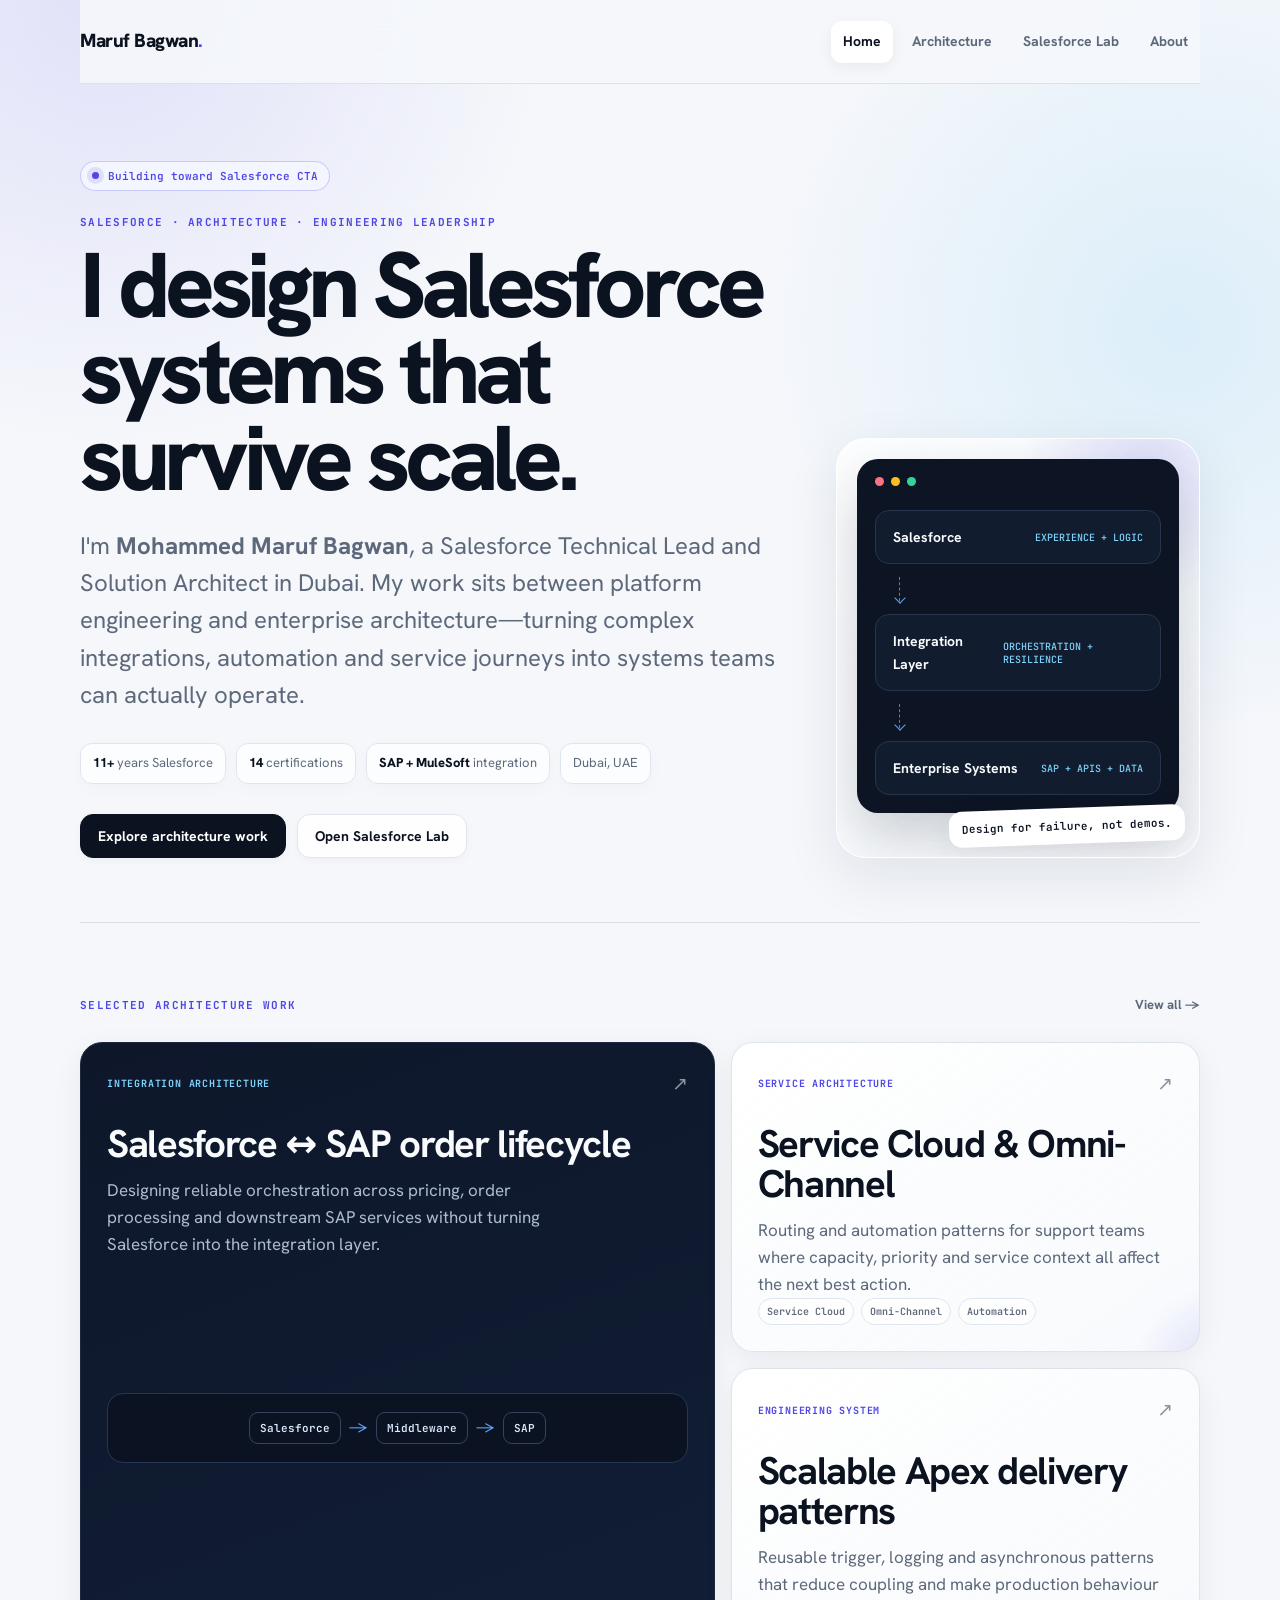
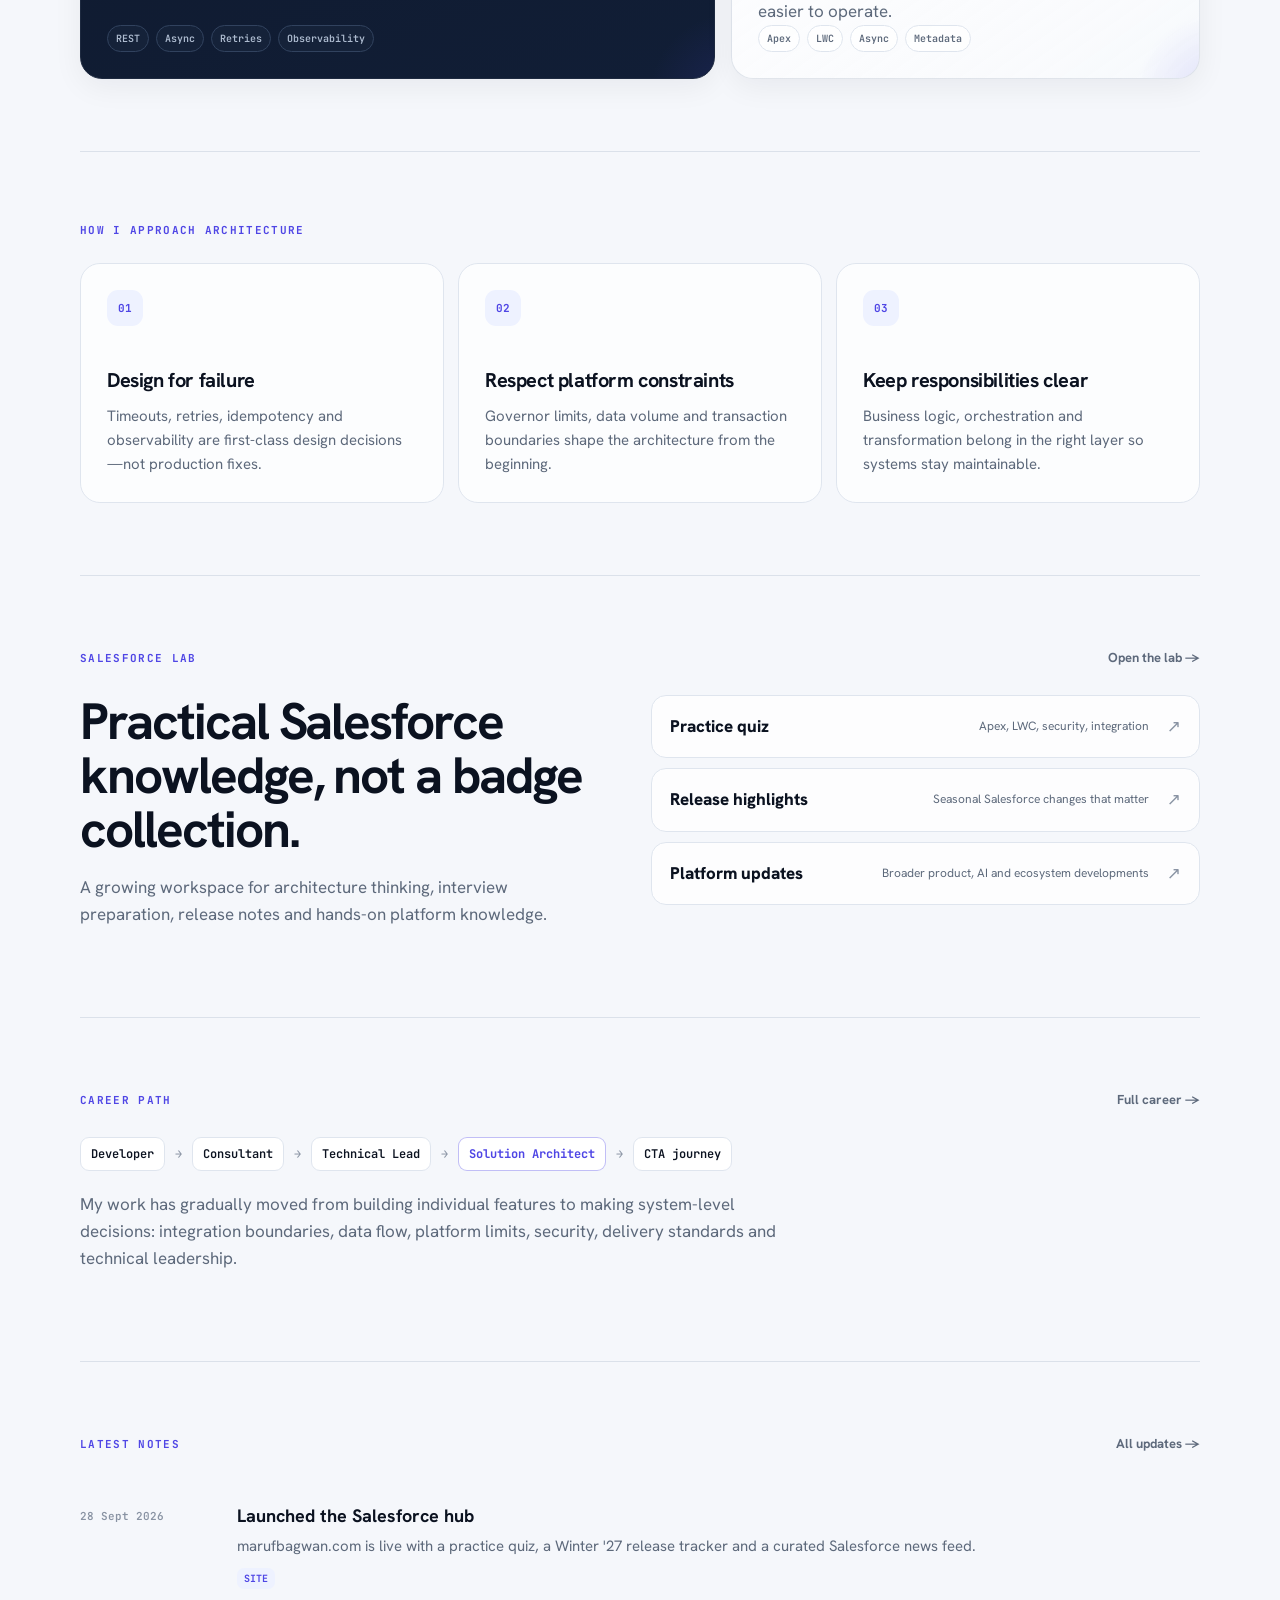
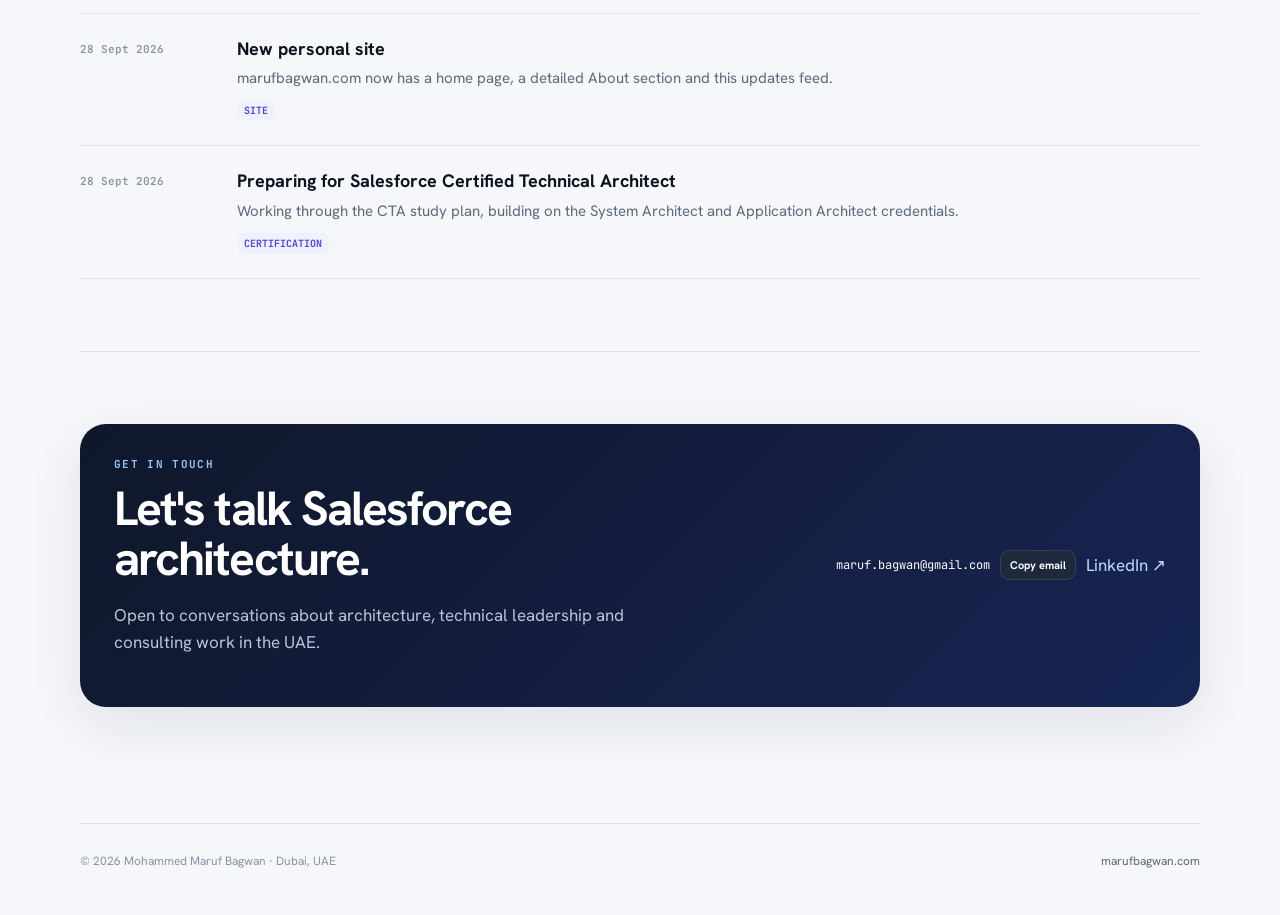
<file: public/index.html>
<!doctype html>
<html lang="en">
<head>
<meta charset="utf-8">
<meta name="viewport" content="width=device-width, initial-scale=1, viewport-fit=cover">
<title>Maruf Bagwan · Salesforce Technical Lead & Solution Architect</title>
<meta name="description" content="Mohammed Maruf Bagwan — Salesforce Technical Lead and Solution Architect in Dubai, designing enterprise Salesforce architecture, integrations and engineering patterns.">
<link rel="preconnect" href="https://fonts.googleapis.com">
<link rel="preconnect" href="https://fonts.gstatic.com" crossorigin>
<link rel="stylesheet" href="https://fonts.googleapis.com/css2?family=Hanken+Grotesk:wght@400;500;600;700&family=JetBrains+Mono:wght@400;500&display=swap">
<link rel="stylesheet" href="assets/site.css">
</head>
<body>
<div class="wrap">
  <header class="site-header">
    <a class="brand" href="/">Maruf Bagwan<span class="dot">.</span></a>
    <nav aria-label="Main">
      <ul class="tabs">
        <li><a href="/" aria-current="page">Home</a></li>
        <li><a href="/architecture/">Architecture</a></li>
        <li><a href="/salesforce/">Salesforce Lab</a></li>
        <li><a href="/about/">About</a></li>
      </ul>
    </nav>
  </header>

  <main>
    <div class="page-head hero">
      <div class="hero-layout">
        <div class="hero-copy">
          <span class="status">Building toward Salesforce CTA</span>
          <p class="eyebrow">Salesforce · Architecture · Engineering leadership</p>
          <h1>I design Salesforce systems that survive scale.</h1>
          <p class="lede">I'm <strong>Mohammed Maruf Bagwan</strong>, a Salesforce Technical Lead and Solution Architect in Dubai. My work sits between platform engineering and enterprise architecture—turning complex integrations, automation and service journeys into systems teams can actually operate.</p>
          <ul class="facts hero-facts">
            <li><b>11+</b> years Salesforce</li>
            <li><b>14</b> certifications</li>
            <li><b>SAP + MuleSoft</b> integration</li>
            <li>Dubai, UAE</li>
          </ul>
          <div class="actions">
            <a class="btn primary" href="/architecture/">Explore architecture work</a>
            <a class="btn" href="/salesforce/">Open Salesforce Lab</a>
          </div>
        </div>
        <aside class="hero-visual" aria-label="Enterprise architecture preview">
          <div class="window">
            <div class="window-bar"><i></i><i></i><i></i></div>
            <div class="arch-map">
              <div class="arch-node"><b>Salesforce</b><span>Experience + Logic</span></div>
              <div class="arch-line"></div>
              <div class="arch-node"><b>Integration Layer</b><span>Orchestration + Resilience</span></div>
              <div class="arch-line"></div>
              <div class="arch-node"><b>Enterprise Systems</b><span>SAP + APIs + Data</span></div>
            </div>
          </div>
          <div class="visual-note">Design for failure, not demos.</div>
        </aside>
      </div>
    </div>

    <section>
      <div class="sec-head"><p class="eyebrow">Selected architecture work</p><a href="/architecture/">View all →</a></div>
      <div class="case-grid">
        <a class="case-card featured" href="/architecture/#salesforce-sap">
          <div class="case-top"><span class="k">Integration architecture</span><span class="arrow">↗</span></div>
          <h2>Salesforce ↔ SAP order lifecycle</h2>
          <p>Designing reliable orchestration across pricing, order processing and downstream SAP services without turning Salesforce into the integration layer.</p>
          <div class="flow" aria-label="Architecture flow"><span>Salesforce</span><i>→</i><span>Middleware</span><i>→</i><span>SAP</span></div>
          <div class="stack"><span class="pill">REST</span><span class="pill">Async</span><span class="pill">Retries</span><span class="pill">Observability</span></div>
        </a>
        <a class="case-card" href="/architecture/#omnichannel">
          <div class="case-top"><span class="k">Service architecture</span><span class="arrow">↗</span></div>
          <h2>Service Cloud &amp; Omni-Channel</h2>
          <p>Routing and automation patterns for support teams where capacity, priority and service context all affect the next best action.</p>
          <div class="stack"><span class="pill">Service Cloud</span><span class="pill">Omni-Channel</span><span class="pill">Automation</span></div>
        </a>
        <a class="case-card" href="/architecture/#engineering">
          <div class="case-top"><span class="k">Engineering system</span><span class="arrow">↗</span></div>
          <h2>Scalable Apex delivery patterns</h2>
          <p>Reusable trigger, logging and asynchronous patterns that reduce coupling and make production behaviour easier to operate.</p>
          <div class="stack"><span class="pill">Apex</span><span class="pill">LWC</span><span class="pill">Async</span><span class="pill">Metadata</span></div>
        </a>
      </div>
    </section>

    <section>
      <div class="sec-head"><p class="eyebrow">How I approach architecture</p></div>
      <div class="principles">
        <article><span>01</span><h3>Design for failure</h3><p>Timeouts, retries, idempotency and observability are first-class design decisions—not production fixes.</p></article>
        <article><span>02</span><h3>Respect platform constraints</h3><p>Governor limits, data volume and transaction boundaries shape the architecture from the beginning.</p></article>
        <article><span>03</span><h3>Keep responsibilities clear</h3><p>Business logic, orchestration and transformation belong in the right layer so systems stay maintainable.</p></article>
      </div>
    </section>

    <section>
      <div class="sec-head"><p class="eyebrow">Salesforce Lab</p><a href="/salesforce/">Open the lab →</a></div>
      <div class="lab-intro">
        <div>
          <h2 class="title">Practical Salesforce knowledge, not a badge collection.</h2>
          <p class="prose">A growing workspace for architecture thinking, interview preparation, release notes and hands-on platform knowledge.</p>
        </div>
        <div class="lab-links">
          <a href="/salesforce/quiz/"><span>Practice quiz</span><small>Apex, LWC, security, integration</small></a>
          <a href="/salesforce/releases/"><span>Release highlights</span><small>Seasonal Salesforce changes that matter</small></a>
          <a href="/salesforce/news/"><span>Platform updates</span><small>Broader product, AI and ecosystem developments</small></a>
        </div>
      </div>
    </section>

    <section>
      <div class="sec-head"><p class="eyebrow">Career path</p><a href="/about/">Full career →</a></div>
      <div class="journey" aria-label="Career journey">
        <span>Developer</span><i>→</i><span>Consultant</span><i>→</i><span>Technical Lead</span><i>→</i><strong>Solution Architect</strong><i>→</i><span>CTA journey</span>
      </div>
      <p class="prose journey-copy">My work has gradually moved from building individual features to making system-level decisions: integration boundaries, data flow, platform limits, security, delivery standards and technical leadership.</p>
    </section>

    <section>
      <div class="sec-head"><p class="eyebrow">Latest notes</p><a href="/updates/">All updates →</a></div>
      <ul class="feed" id="latest"></ul>
    </section>

    <section id="contact">
      <div class="contact-panel">
        <div><p class="eyebrow">Get in touch</p><h2>Let's talk Salesforce architecture.</h2><p>Open to conversations about architecture, technical leadership and consulting work in the UAE.</p></div>
        <div class="contact-row">
          <span class="email">maruf.bagwan@gmail.com</span>
          <button class="copy" type="button" data-copy="maruf.bagwan@gmail.com">Copy email</button>
          <a href="https://www.linkedin.com/in/mohammed-maruf-bagwan" target="_blank" rel="noopener">LinkedIn ↗</a>
        </div>
      </div>
    </section>
  </main>

  <footer class="site-foot">
    <span>© 2026 Mohammed Maruf Bagwan · Dubai, UAE</span>
    <a href="https://marufbagwan.com/">marufbagwan.com</a>
  </footer>
</div>

<script src="assets/updates.js"></script>
<script src="assets/site.js" data-root="" data-site="main"></script>
<script>
  (function () {
    var list = document.getElementById("latest");
    list.innerHTML = (window.UPDATES || []).slice(0, 3).map(function (u) {
      var t = u.link ? '<a href="' + MB.esc(u.link) + '">' + MB.esc(u.title) + '</a>' : MB.esc(u.title);
      return '<li><span class="date">' + MB.fmtDate(u.date) + '</span><div><h3>' + t + '</h3><p>' + MB.esc(u.text) +
        '</p><div class="meta"><span class="tag">' + MB.esc(u.type) + '</span></div></div></li>';
    }).join("");
    MB.fixLinks(list);
  })();
</script>
</body>
</html>
</file>
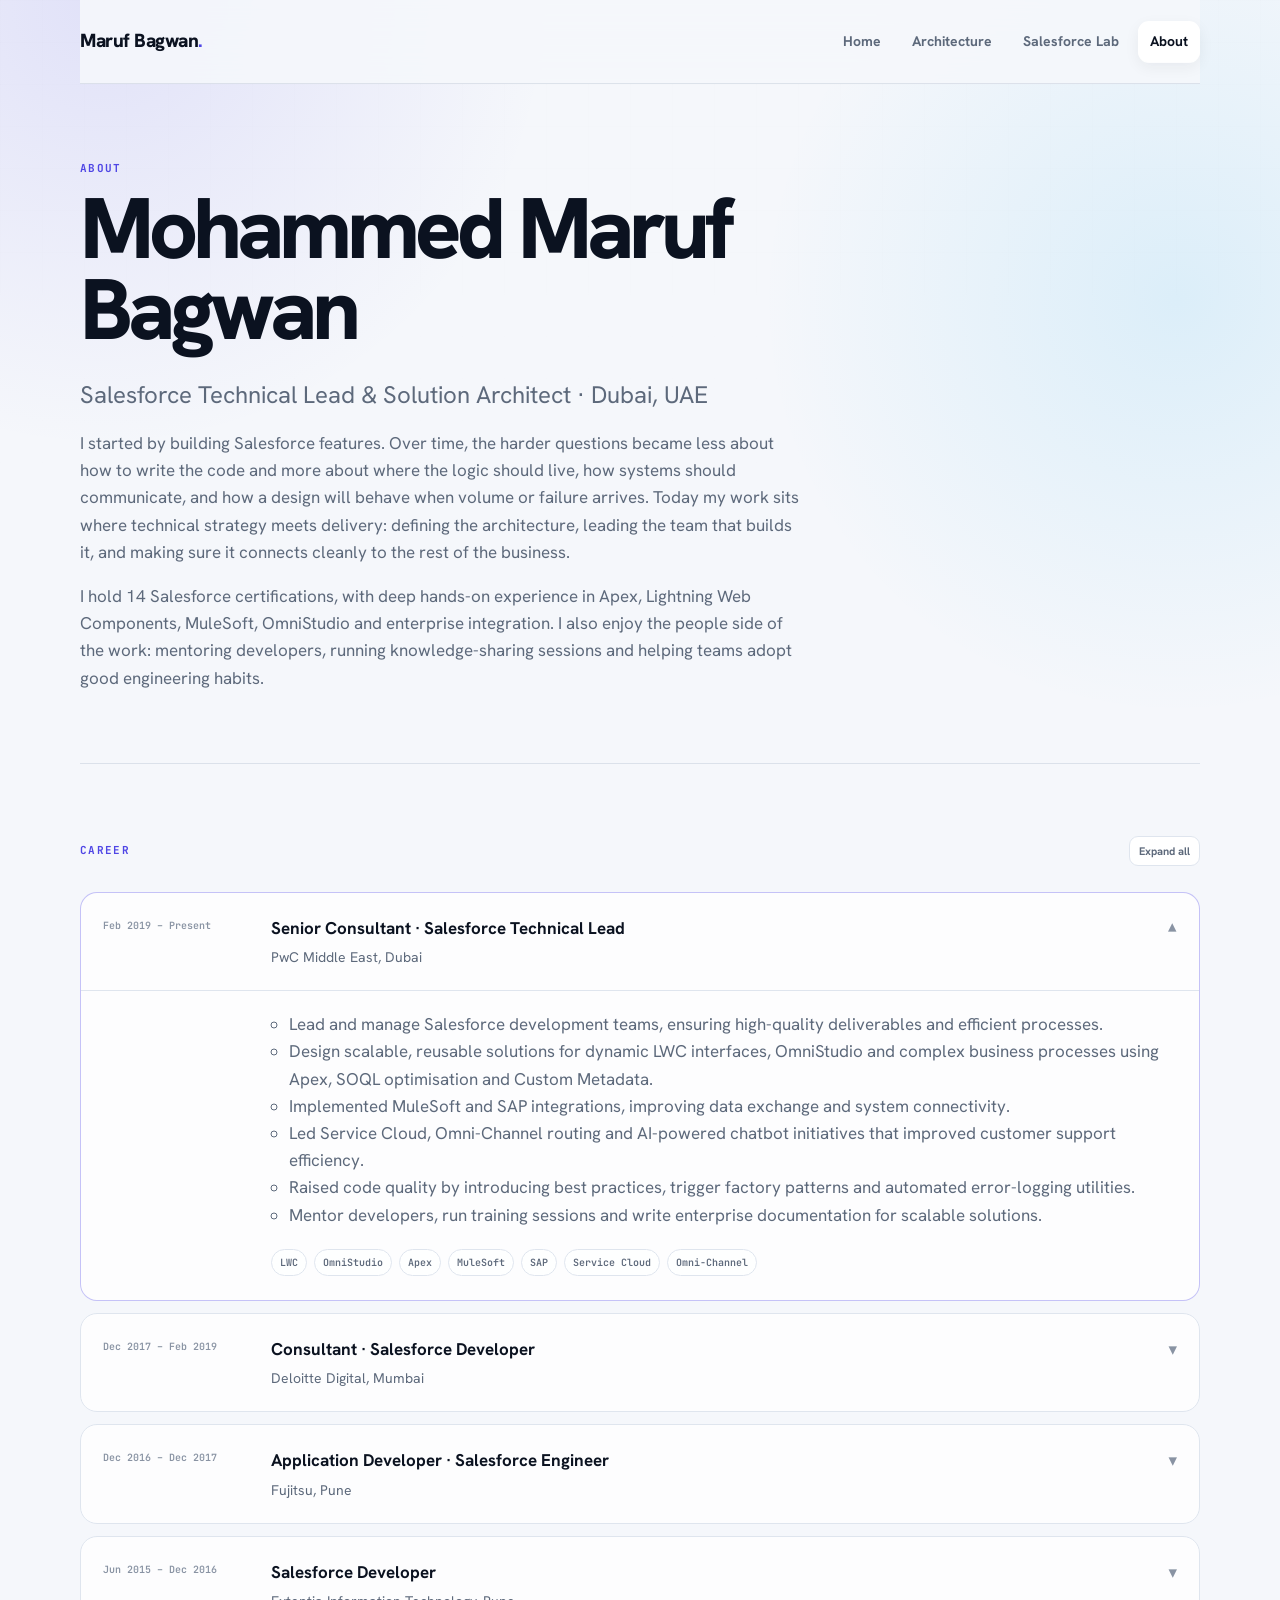
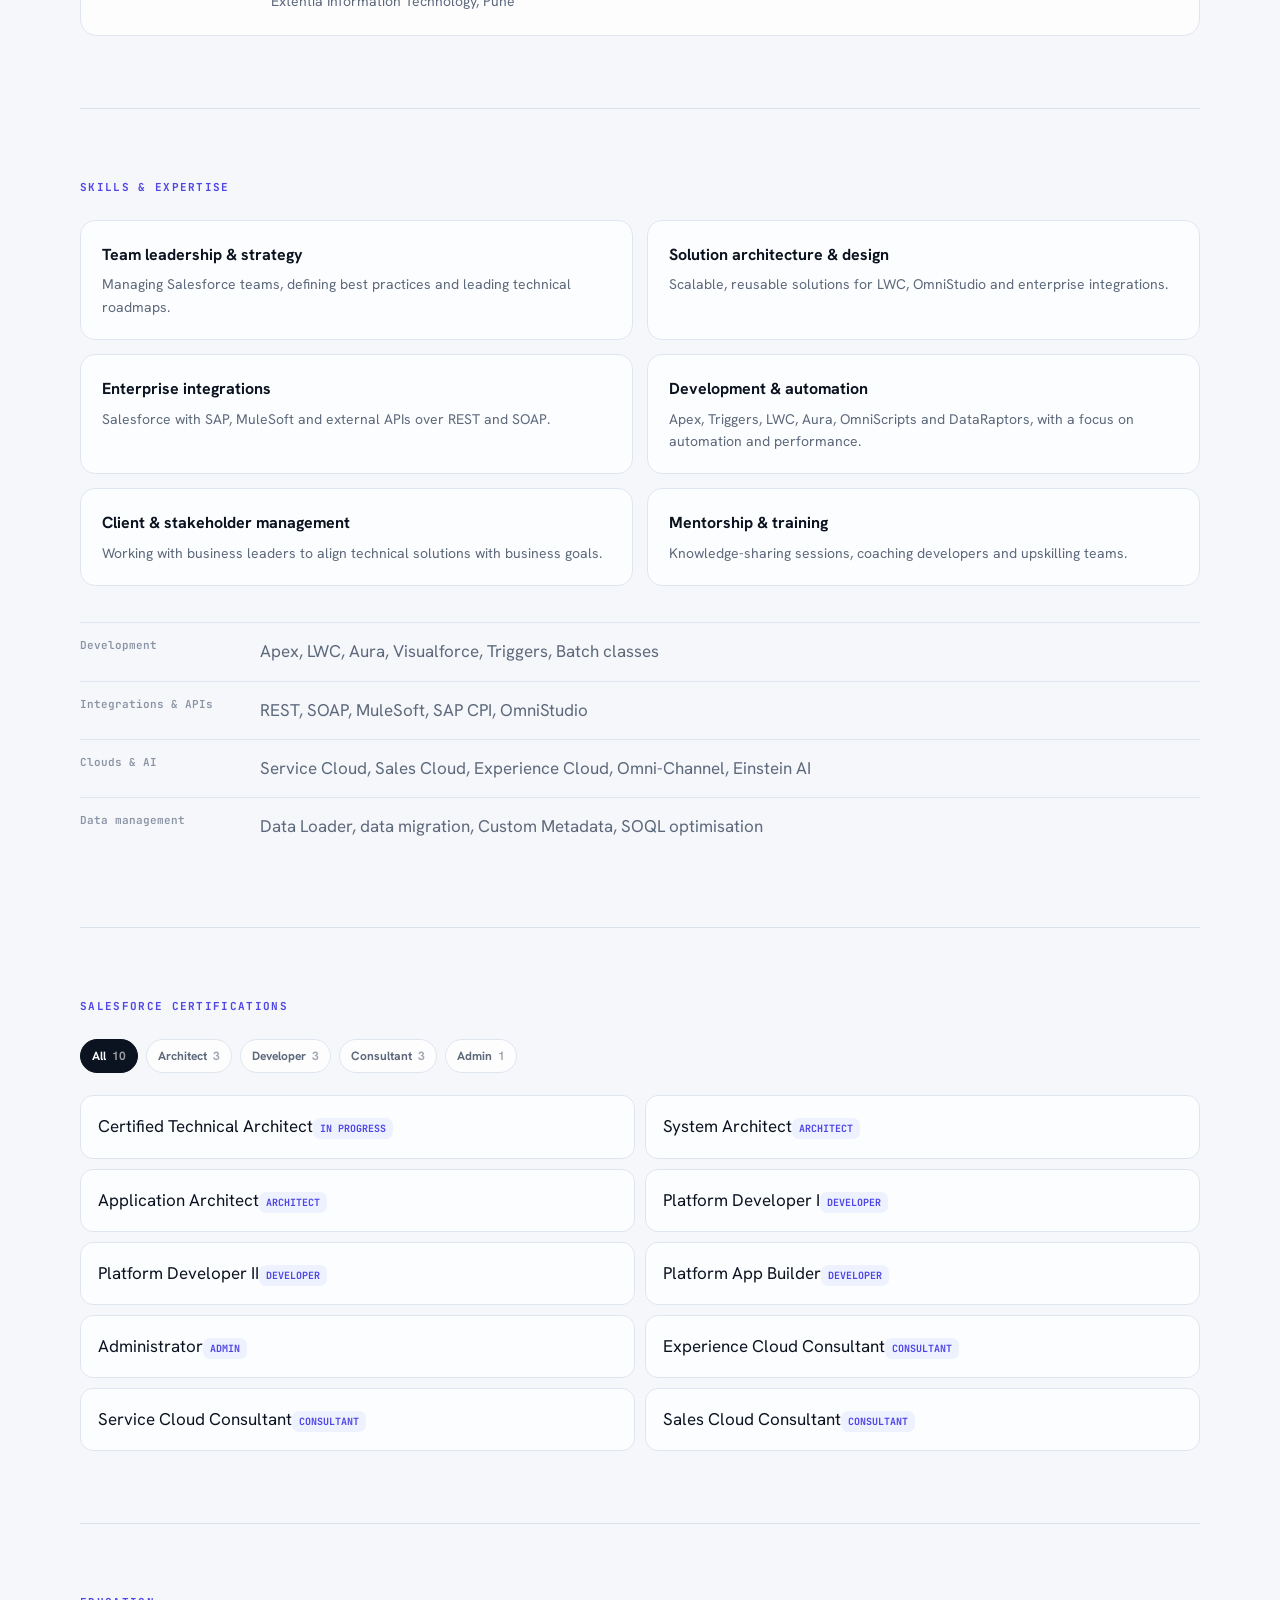
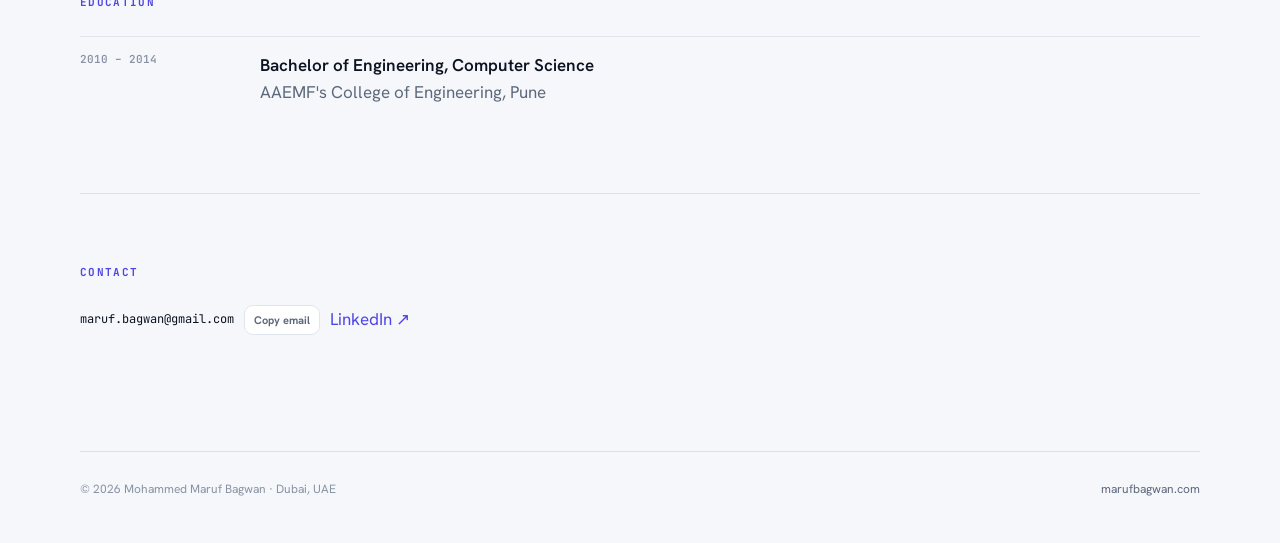
<file: public/about/index.html>
<!doctype html>
<html lang="en">
<head>
<meta charset="utf-8">
<meta name="viewport" content="width=device-width, initial-scale=1, viewport-fit=cover">
<title>About · Maruf Bagwan</title>
<meta name="description" content="Career, skills and certifications of Mohammed Maruf Bagwan, Salesforce Technical Lead.">
<link rel="preconnect" href="https://fonts.googleapis.com">
<link rel="preconnect" href="https://fonts.gstatic.com" crossorigin>
<link rel="stylesheet" href="https://fonts.googleapis.com/css2?family=Hanken+Grotesk:wght@400;500;600;700&family=JetBrains+Mono:wght@400;500&display=swap">
<link rel="stylesheet" href="../assets/site.css">
</head>
<body>
<div class="wrap">
  <header class="site-header">
    <a class="brand" href="/">Maruf Bagwan<span class="dot">.</span></a>
    <nav aria-label="Main">
      <ul class="tabs">
        <li><a href="/">Home</a></li>
        <li><a href="/architecture/">Architecture</a></li>
        <li><a href="/salesforce/">Salesforce Lab</a></li>
        <li><a href="/about/" aria-current="page">About</a></li>
      </ul>
    </nav>
  </header>

  <main>
    <div class="page-head">
      <p class="eyebrow">About</p>
      <h1>Mohammed Maruf Bagwan</h1>
      <p class="lede">Salesforce Technical Lead &amp; Solution Architect · Dubai, UAE</p>
      <p class="prose">I started by building Salesforce features. Over time, the harder questions became less about how to write the code and more about where the logic should live, how systems should communicate, and how a design will behave when volume or failure arrives. Today my work sits where technical strategy meets delivery: defining the architecture, leading the team that builds it, and making sure it connects cleanly to the rest of the business.</p>
      <p class="prose">I hold 14 Salesforce certifications, with deep hands-on experience in Apex, Lightning Web Components, MuleSoft, OmniStudio and enterprise integration. I also enjoy the people side of the work: mentoring developers, running knowledge-sharing sessions and helping teams adopt good engineering habits.</p>
    </div>

    <section id="career">
      <div class="sec-head"><p class="eyebrow">Career</p><button class="copy" type="button" id="toggleAll">Expand all</button></div>
      <ol class="jobs">
        <li>
          <details class="job current" open>
            <summary>
              <span class="when">Feb 2019 – Present</span>
              <div><h3>Senior Consultant · Salesforce Technical Lead</h3><p class="org">PwC Middle East, Dubai</p></div>
              <span class="chev" aria-hidden="true">▾</span>
            </summary>
            <div class="body">
              <ul>
                <li>Lead and manage Salesforce development teams, ensuring high-quality deliverables and efficient processes.</li>
                <li>Design scalable, reusable solutions for dynamic LWC interfaces, OmniStudio and complex business processes using Apex, SOQL optimisation and Custom Metadata.</li>
                <li>Implemented MuleSoft and SAP integrations, improving data exchange and system connectivity.</li>
                <li>Led Service Cloud, Omni-Channel routing and AI-powered chatbot initiatives that improved customer support efficiency.</li>
                <li>Raised code quality by introducing best practices, trigger factory patterns and automated error-logging utilities.</li>
                <li>Mentor developers, run training sessions and write enterprise documentation for scalable solutions.</li>
              </ul>
              <div class="stack"><span class="pill">LWC</span><span class="pill">OmniStudio</span><span class="pill">Apex</span><span class="pill">MuleSoft</span><span class="pill">SAP</span><span class="pill">Service Cloud</span><span class="pill">Omni-Channel</span></div>
            </div>
          </details>
        </li>
        <li>
          <details class="job">
            <summary>
              <span class="when">Dec 2017 – Feb 2019</span>
              <div><h3>Consultant · Salesforce Developer</h3><p class="org">Deloitte Digital, Mumbai</p></div>
              <span class="chev" aria-hidden="true">▾</span>
            </summary>
            <div class="body">
              <ul>
                <li>Developed custom Salesforce solutions for a US state government project using Apex, Batch classes, Triggers and Aura Components.</li>
                <li>Designed dynamic, API-driven customer portals with Aura Components for real-time data rendering.</li>
                <li>Led security configuration, deployments and data migration, streamlining permission structures.</li>
                <li>Built a custom QR code scanning application in JavaScript and jQuery, removing a third-party dependency.</li>
                <li>Ran interview drives and R&amp;D initiatives, and trained teams on Salesforce best practices.</li>
              </ul>
              <div class="stack"><span class="pill">Apex</span><span class="pill">Batch</span><span class="pill">Aura</span><span class="pill">Security</span><span class="pill">Data migration</span></div>
            </div>
          </details>
        </li>
        <li>
          <details class="job">
            <summary>
              <span class="when">Dec 2016 – Dec 2017</span>
              <div><h3>Application Developer · Salesforce Engineer</h3><p class="org">Fujitsu, Pune</p></div>
              <span class="chev" aria-hidden="true">▾</span>
            </summary>
            <div class="body">
              <ul>
                <li>Optimised the Salesforce codebase, cutting manual effort by 70% through automation scripts.</li>
                <li>Integrated Salesforce with Pega over SOAP APIs for reliable data synchronisation.</li>
                <li>Resolved governor limit issues with batch processing and asynchronous Apex patterns.</li>
                <li>Led deployments and mentored junior developers on best practices and unit testing.</li>
              </ul>
              <div class="stack"><span class="pill">SOAP</span><span class="pill">Pega</span><span class="pill">Async Apex</span><span class="pill">Unit testing</span></div>
            </div>
          </details>
        </li>
        <li>
          <details class="job">
            <summary>
              <span class="when">Jun 2015 – Dec 2016</span>
              <div><h3>Salesforce Developer</h3><p class="org">Extentia Information Technology, Pune</p></div>
              <span class="chev" aria-hidden="true">▾</span>
            </summary>
            <div class="body">
              <ul>
                <li>Developed Salesforce REST APIs for seamless data exchange between systems.</li>
                <li>Implemented community portals and CI/CD pipelines using Jenkins and SourceTree.</li>
                <li>Ran technical training on new Salesforce releases to keep the team current.</li>
              </ul>
              <div class="stack"><span class="pill">REST</span><span class="pill">Communities</span><span class="pill">Jenkins</span><span class="pill">CI/CD</span></div>
            </div>
          </details>
        </li>
      </ol>
    </section>

    <section id="skills">
      <div class="sec-head"><p class="eyebrow">Skills &amp; expertise</p></div>
      <div class="grid2" style="margin-bottom:36px">
        <div><h3>Team leadership &amp; strategy</h3><p>Managing Salesforce teams, defining best practices and leading technical roadmaps.</p></div>
        <div><h3>Solution architecture &amp; design</h3><p>Scalable, reusable solutions for LWC, OmniStudio and enterprise integrations.</p></div>
        <div><h3>Enterprise integrations</h3><p>Salesforce with SAP, MuleSoft and external APIs over REST and SOAP.</p></div>
        <div><h3>Development &amp; automation</h3><p>Apex, Triggers, LWC, Aura, OmniScripts and DataRaptors, with a focus on automation and performance.</p></div>
        <div><h3>Client &amp; stakeholder management</h3><p>Working with business leaders to align technical solutions with business goals.</p></div>
        <div><h3>Mentorship &amp; training</h3><p>Knowledge-sharing sessions, coaching developers and upskilling teams.</p></div>
      </div>
      <dl class="kv">
        <dt>Development</dt><dd>Apex, LWC, Aura, Visualforce, Triggers, Batch classes</dd>
        <dt>Integrations &amp; APIs</dt><dd>REST, SOAP, MuleSoft, SAP CPI, OmniStudio</dd>
        <dt>Clouds &amp; AI</dt><dd>Service Cloud, Sales Cloud, Experience Cloud, Omni-Channel, Einstein AI</dd>
        <dt>Data management</dt><dd>Data Loader, data migration, Custom Metadata, SOQL optimisation</dd>
      </dl>
    </section>

    <section id="certifications">
      <div class="sec-head"><p class="eyebrow">Salesforce certifications</p></div>
      <div class="toolbar"><div class="chips" id="certChips" role="group" aria-label="Filter certifications"></div></div>
      <ul class="certs" id="certList"></ul>
    </section>

    <section id="education">
      <div class="sec-head"><p class="eyebrow">Education</p></div>
      <dl class="kv">
        <dt>2010 – 2014</dt><dd><b style="color:var(--ink);font-weight:600">Bachelor of Engineering, Computer Science</b><br>AAEMF's College of Engineering, Pune</dd>
      </dl>
    </section>

    <section id="contact">
      <div class="sec-head"><p class="eyebrow">Contact</p></div>
      <div class="contact-row">
        <span class="email">maruf.bagwan@gmail.com</span>
        <button class="copy" type="button" data-copy="maruf.bagwan@gmail.com">Copy email</button>
        <a href="https://www.linkedin.com/in/mohammed-maruf-bagwan" target="_blank" rel="noopener">LinkedIn ↗</a>
      </div>
    </section>
  </main>

  <footer class="site-foot">
    <span>© 2026 Mohammed Maruf Bagwan · Dubai, UAE</span>
    <a href="https://marufbagwan.com/">marufbagwan.com</a>
  </footer>
</div>

<script src="../assets/site.js" data-root="../" data-site="main"></script>
<script>
  (function () {
    // Career: expand / collapse all
    var btn = document.getElementById("toggleAll");
    var jobs = Array.prototype.slice.call(document.querySelectorAll("details.job"));
    function sync() { btn.textContent = jobs.every(function (d) { return d.open; }) ? "Collapse all" : "Expand all"; }
    btn.addEventListener("click", function () {
      var open = !jobs.every(function (d) { return d.open; });
      jobs.forEach(function (d) { d.open = open; }); sync();
    });
    jobs.forEach(function (d) { d.addEventListener("toggle", sync); }); sync();

    // Certifications with filter
    var CERTS = [
      { name: "Certified Technical Architect", group: "Architect", progress: true },
      { name: "System Architect", group: "Architect" },
      { name: "Application Architect", group: "Architect" },
      { name: "Platform Developer I", group: "Developer" },
      { name: "Platform Developer II", group: "Developer" },
      { name: "Platform App Builder", group: "Developer" },
      { name: "Administrator", group: "Admin" },
      { name: "Experience Cloud Consultant", group: "Consultant" },
      { name: "Service Cloud Consultant", group: "Consultant" },
      { name: "Sales Cloud Consultant", group: "Consultant" }
    ];
    var groups = ["All", "Architect", "Developer", "Consultant", "Admin"];
    var current = "All";
    var chips = document.getElementById("certChips"), list = document.getElementById("certList");
    function render() {
      chips.innerHTML = groups.map(function (g) {
        var n = g === "All" ? CERTS.length : CERTS.filter(function (c) { return c.group === g; }).length;
        return '<button class="chip" type="button" data-g="' + g + '" aria-pressed="' + (g === current) + '">' + g + '<span class="n">' + n + '</span></button>';
      }).join("");
      list.innerHTML = CERTS.filter(function (c) { return current === "All" || c.group === current; }).map(function (c) {
        return '<li' + (c.progress ? ' class="progress"' : '') + '><span>' + c.name + '</span><span class="tag">' + (c.progress ? "In progress" : c.group) + '</span></li>';
      }).join("");
    }
    chips.addEventListener("click", function (e) {
      var b = e.target.closest("[data-g]"); if (!b) return;
      current = b.getAttribute("data-g"); render();
    });
    render();
  })();
</script>
</body>
</html>
</file>
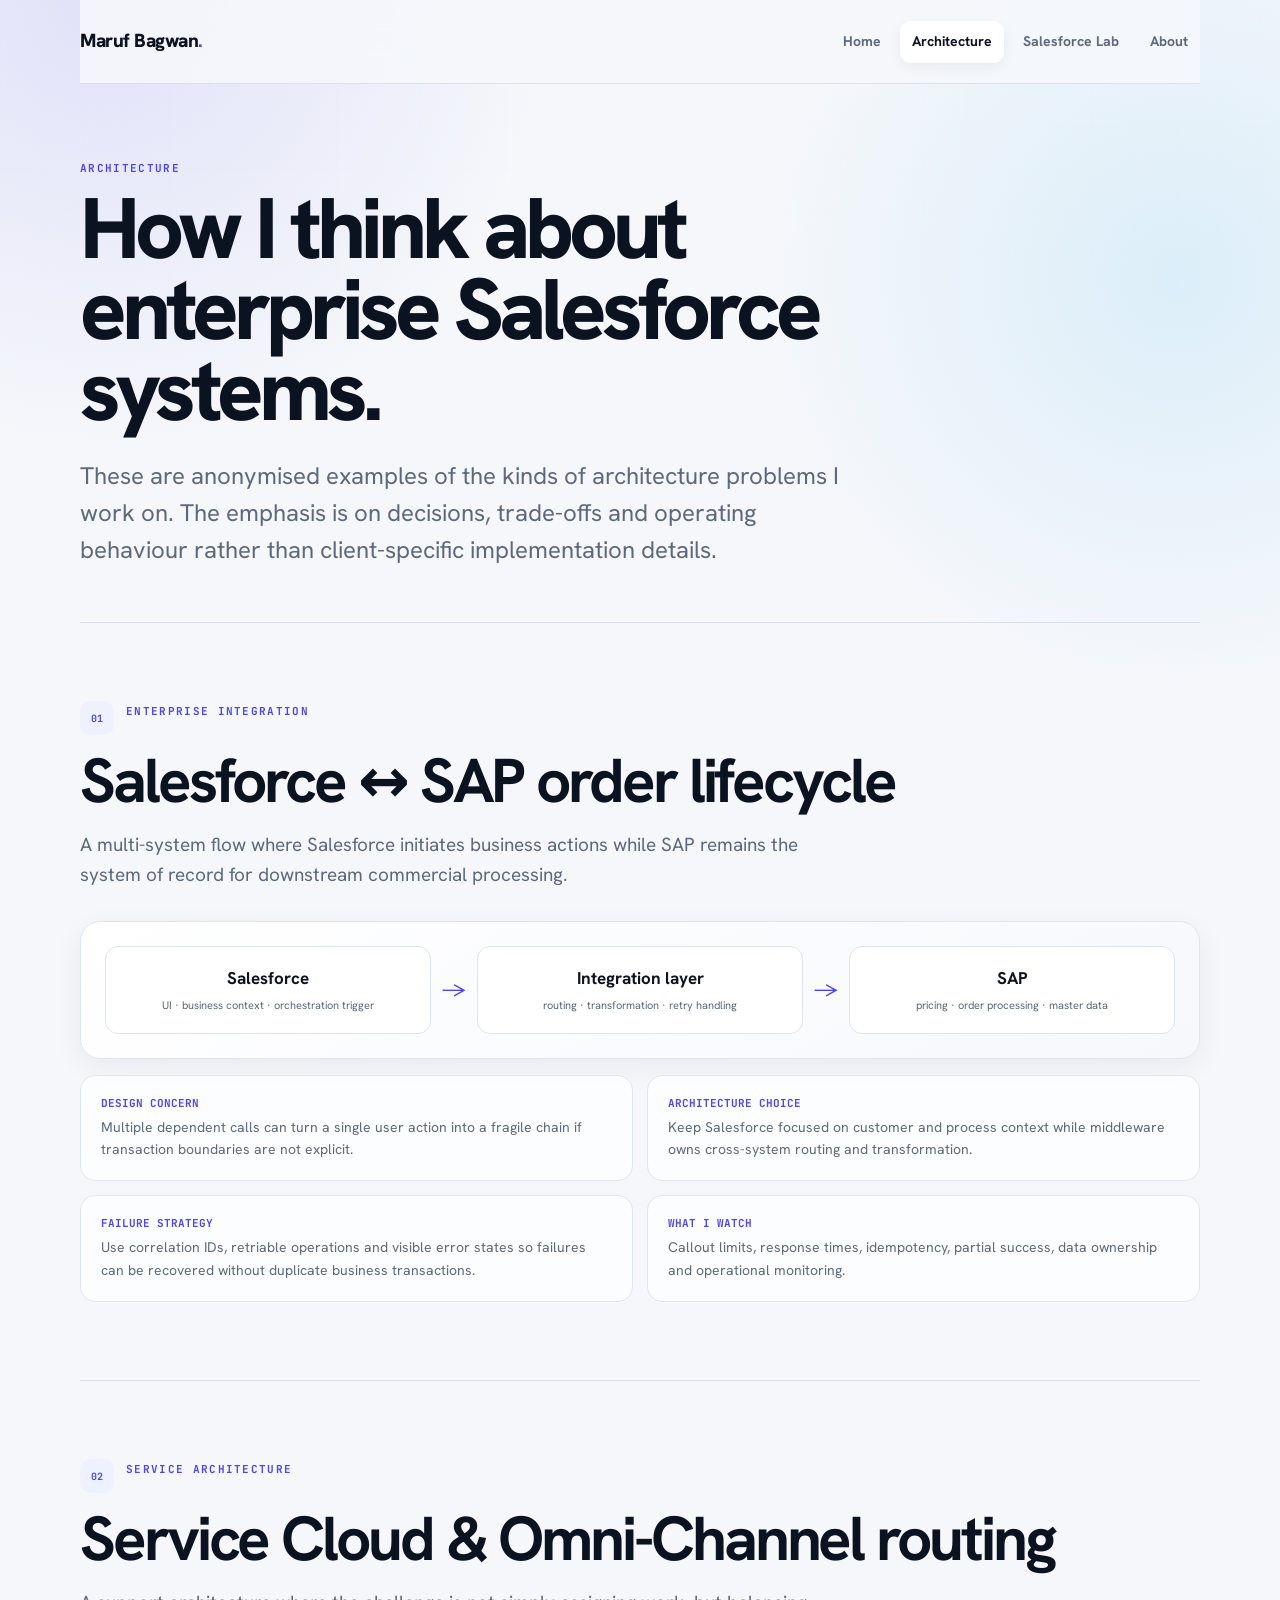
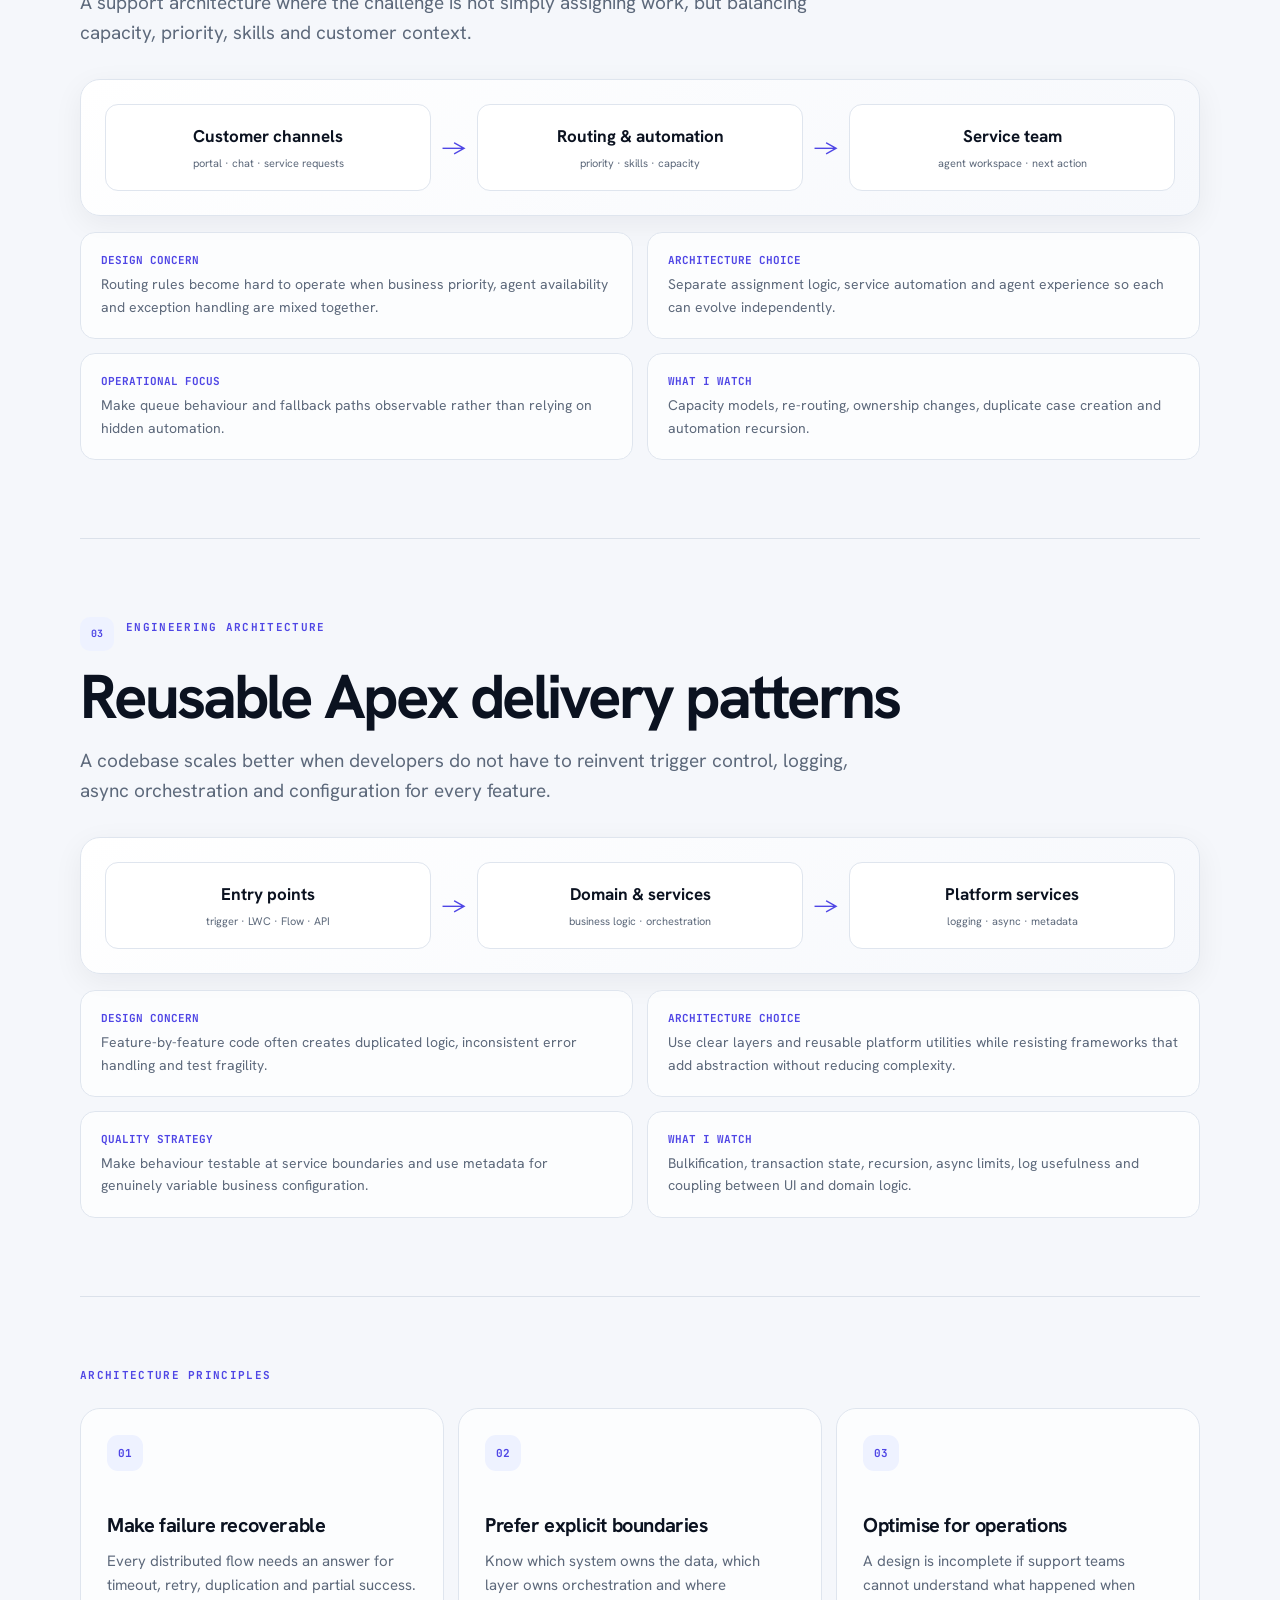
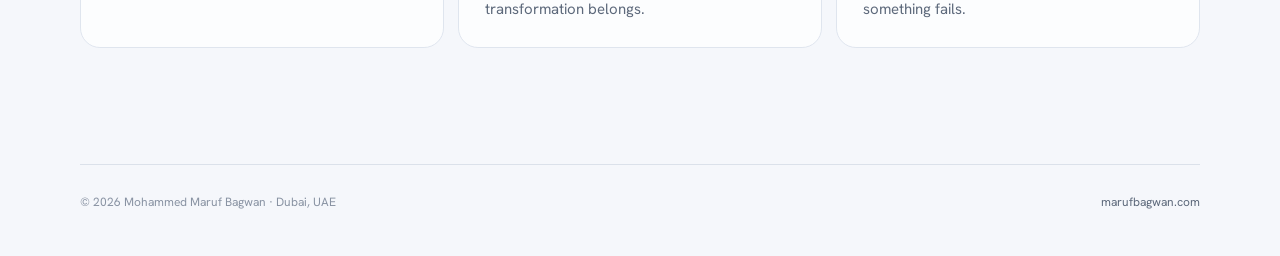
<file: public/architecture/index.html>
<!doctype html>
<html lang="en">
<head>
<meta charset="utf-8">
<meta name="viewport" content="width=device-width, initial-scale=1, viewport-fit=cover">
<title>Architecture · Maruf Bagwan</title>
<meta name="description" content="Selected Salesforce architecture work and design principles from Mohammed Maruf Bagwan.">
<link rel="preconnect" href="https://fonts.googleapis.com">
<link rel="preconnect" href="https://fonts.gstatic.com" crossorigin>
<link rel="stylesheet" href="https://fonts.googleapis.com/css2?family=Hanken+Grotesk:wght@400;500;600;700&family=JetBrains+Mono:wght@400;500&display=swap">
<link rel="stylesheet" href="../assets/site.css">
</head>
<body>
<div class="wrap">
  <header class="site-header">
    <a class="brand" href="/">Maruf Bagwan<span class="dot">.</span></a>
    <nav aria-label="Main">
      <ul class="tabs">
        <li><a href="/">Home</a></li>
        <li><a href="/architecture/" aria-current="page">Architecture</a></li>
        <li><a href="/salesforce/">Salesforce Lab</a></li>
        <li><a href="/about/">About</a></li>
      </ul>
    </nav>
  </header>

  <main>
    <div class="page-head">
      <p class="eyebrow">Architecture</p>
      <h1>How I think about enterprise Salesforce systems.</h1>
      <p class="lede">These are anonymised examples of the kinds of architecture problems I work on. The emphasis is on decisions, trade-offs and operating behaviour rather than client-specific implementation details.</p>
    </div>

    <section class="architecture-case" id="salesforce-sap">
      <div class="case-label"><span>01</span><p class="eyebrow">Enterprise integration</p></div>
      <h2>Salesforce ↔ SAP order lifecycle</h2>
      <p class="case-lede">A multi-system flow where Salesforce initiates business actions while SAP remains the system of record for downstream commercial processing.</p>
      <div class="diagram" aria-label="Salesforce to SAP architecture diagram">
        <div><b>Salesforce</b><small>UI · business context · orchestration trigger</small></div><span>→</span>
        <div><b>Integration layer</b><small>routing · transformation · retry handling</small></div><span>→</span>
        <div><b>SAP</b><small>pricing · order processing · master data</small></div>
      </div>
      <div class="decision-grid">
        <div><h3>Design concern</h3><p>Multiple dependent calls can turn a single user action into a fragile chain if transaction boundaries are not explicit.</p></div>
        <div><h3>Architecture choice</h3><p>Keep Salesforce focused on customer and process context while middleware owns cross-system routing and transformation.</p></div>
        <div><h3>Failure strategy</h3><p>Use correlation IDs, retriable operations and visible error states so failures can be recovered without duplicate business transactions.</p></div>
        <div><h3>What I watch</h3><p>Callout limits, response times, idempotency, partial success, data ownership and operational monitoring.</p></div>
      </div>
    </section>

    <section class="architecture-case" id="omnichannel">
      <div class="case-label"><span>02</span><p class="eyebrow">Service architecture</p></div>
      <h2>Service Cloud &amp; Omni-Channel routing</h2>
      <p class="case-lede">A support architecture where the challenge is not simply assigning work, but balancing capacity, priority, skills and customer context.</p>
      <div class="diagram compact" aria-label="Omni-Channel architecture diagram">
        <div><b>Customer channels</b><small>portal · chat · service requests</small></div><span>→</span>
        <div><b>Routing &amp; automation</b><small>priority · skills · capacity</small></div><span>→</span>
        <div><b>Service team</b><small>agent workspace · next action</small></div>
      </div>
      <div class="decision-grid">
        <div><h3>Design concern</h3><p>Routing rules become hard to operate when business priority, agent availability and exception handling are mixed together.</p></div>
        <div><h3>Architecture choice</h3><p>Separate assignment logic, service automation and agent experience so each can evolve independently.</p></div>
        <div><h3>Operational focus</h3><p>Make queue behaviour and fallback paths observable rather than relying on hidden automation.</p></div>
        <div><h3>What I watch</h3><p>Capacity models, re-routing, ownership changes, duplicate case creation and automation recursion.</p></div>
      </div>
    </section>

    <section class="architecture-case" id="engineering">
      <div class="case-label"><span>03</span><p class="eyebrow">Engineering architecture</p></div>
      <h2>Reusable Apex delivery patterns</h2>
      <p class="case-lede">A codebase scales better when developers do not have to reinvent trigger control, logging, async orchestration and configuration for every feature.</p>
      <div class="diagram compact" aria-label="Application engineering layers diagram">
        <div><b>Entry points</b><small>trigger · LWC · Flow · API</small></div><span>→</span>
        <div><b>Domain &amp; services</b><small>business logic · orchestration</small></div><span>→</span>
        <div><b>Platform services</b><small>logging · async · metadata</small></div>
      </div>
      <div class="decision-grid">
        <div><h3>Design concern</h3><p>Feature-by-feature code often creates duplicated logic, inconsistent error handling and test fragility.</p></div>
        <div><h3>Architecture choice</h3><p>Use clear layers and reusable platform utilities while resisting frameworks that add abstraction without reducing complexity.</p></div>
        <div><h3>Quality strategy</h3><p>Make behaviour testable at service boundaries and use metadata for genuinely variable business configuration.</p></div>
        <div><h3>What I watch</h3><p>Bulkification, transaction state, recursion, async limits, log usefulness and coupling between UI and domain logic.</p></div>
      </div>
    </section>

    <section>
      <div class="sec-head"><p class="eyebrow">Architecture principles</p></div>
      <div class="principles">
        <article><span>01</span><h3>Make failure recoverable</h3><p>Every distributed flow needs an answer for timeout, retry, duplication and partial success.</p></article>
        <article><span>02</span><h3>Prefer explicit boundaries</h3><p>Know which system owns the data, which layer owns orchestration and where transformation belongs.</p></article>
        <article><span>03</span><h3>Optimise for operations</h3><p>A design is incomplete if support teams cannot understand what happened when something fails.</p></article>
      </div>
    </section>
  </main>

  <footer class="site-foot">
    <span>© 2026 Mohammed Maruf Bagwan · Dubai, UAE</span>
    <a href="https://marufbagwan.com/">marufbagwan.com</a>
  </footer>
</div>
<script src="../assets/site.js" data-root="../" data-site="main"></script>
</body>
</html>
</file>
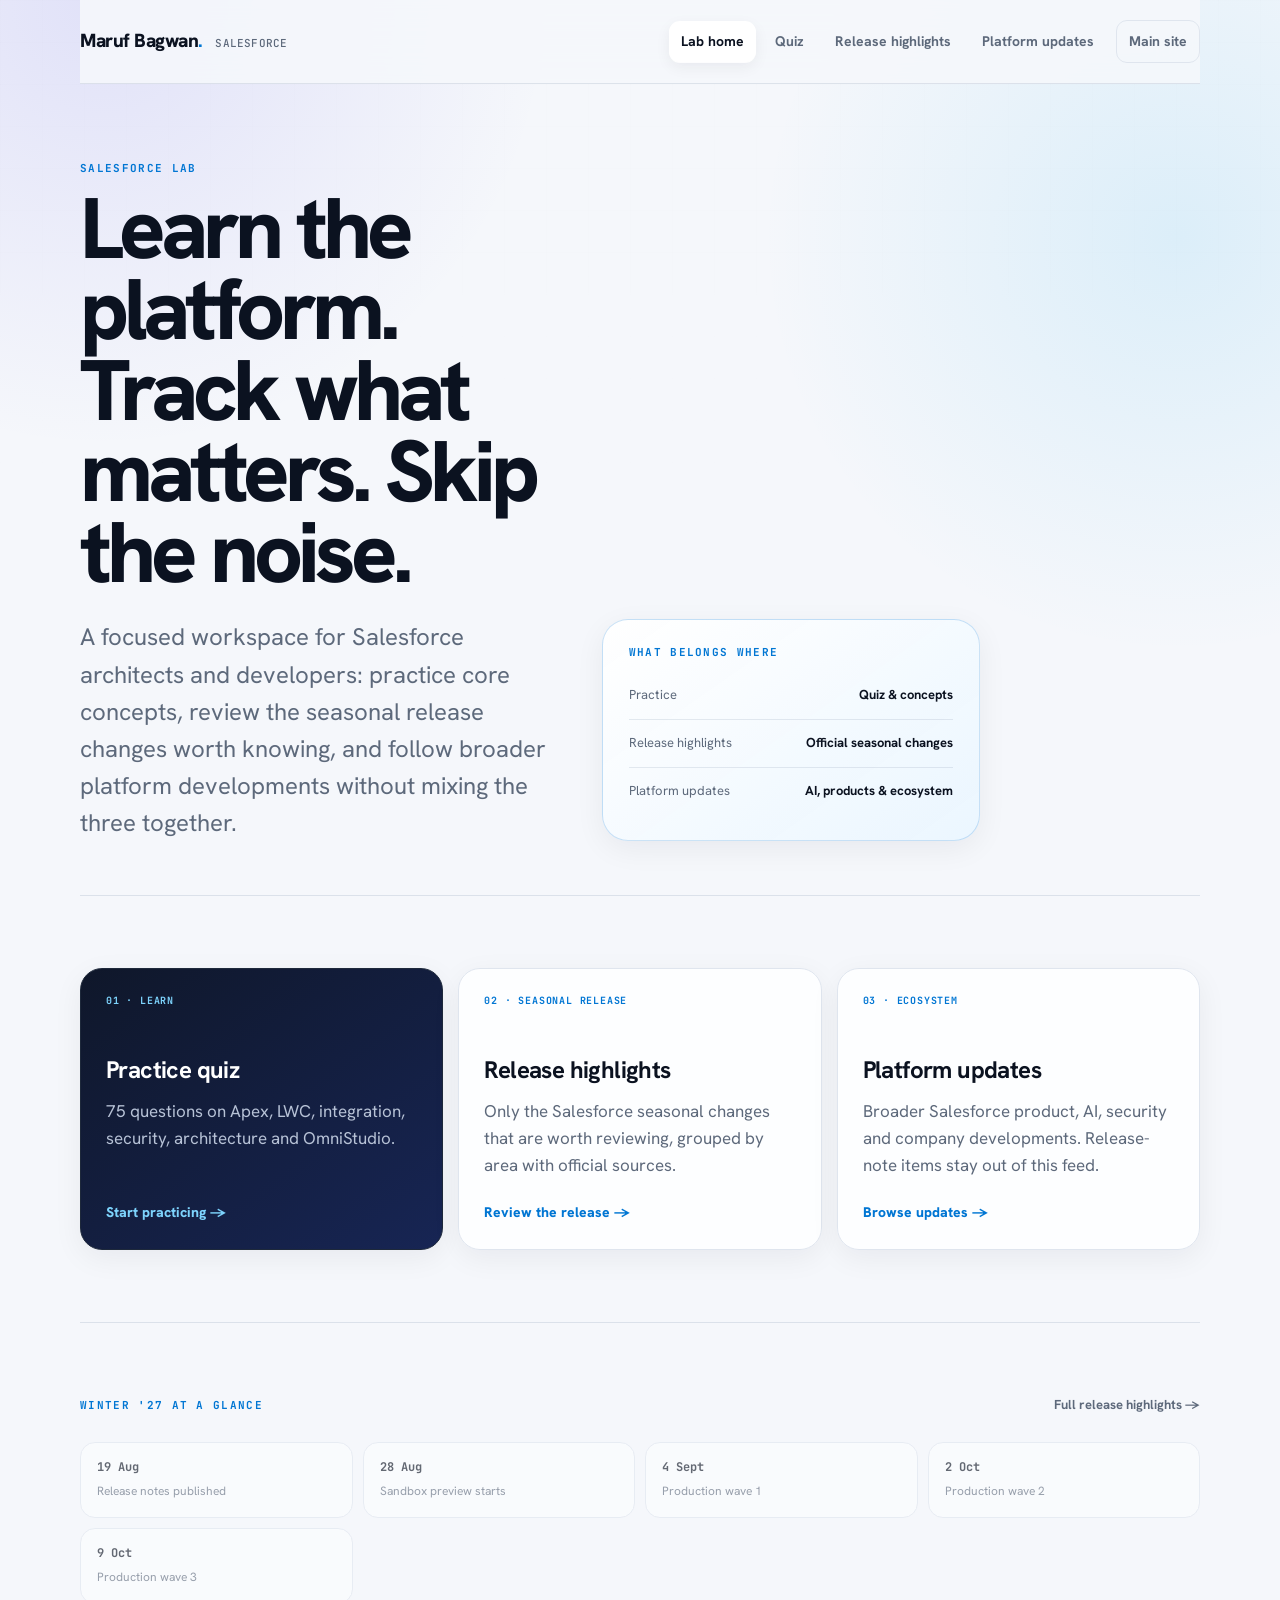
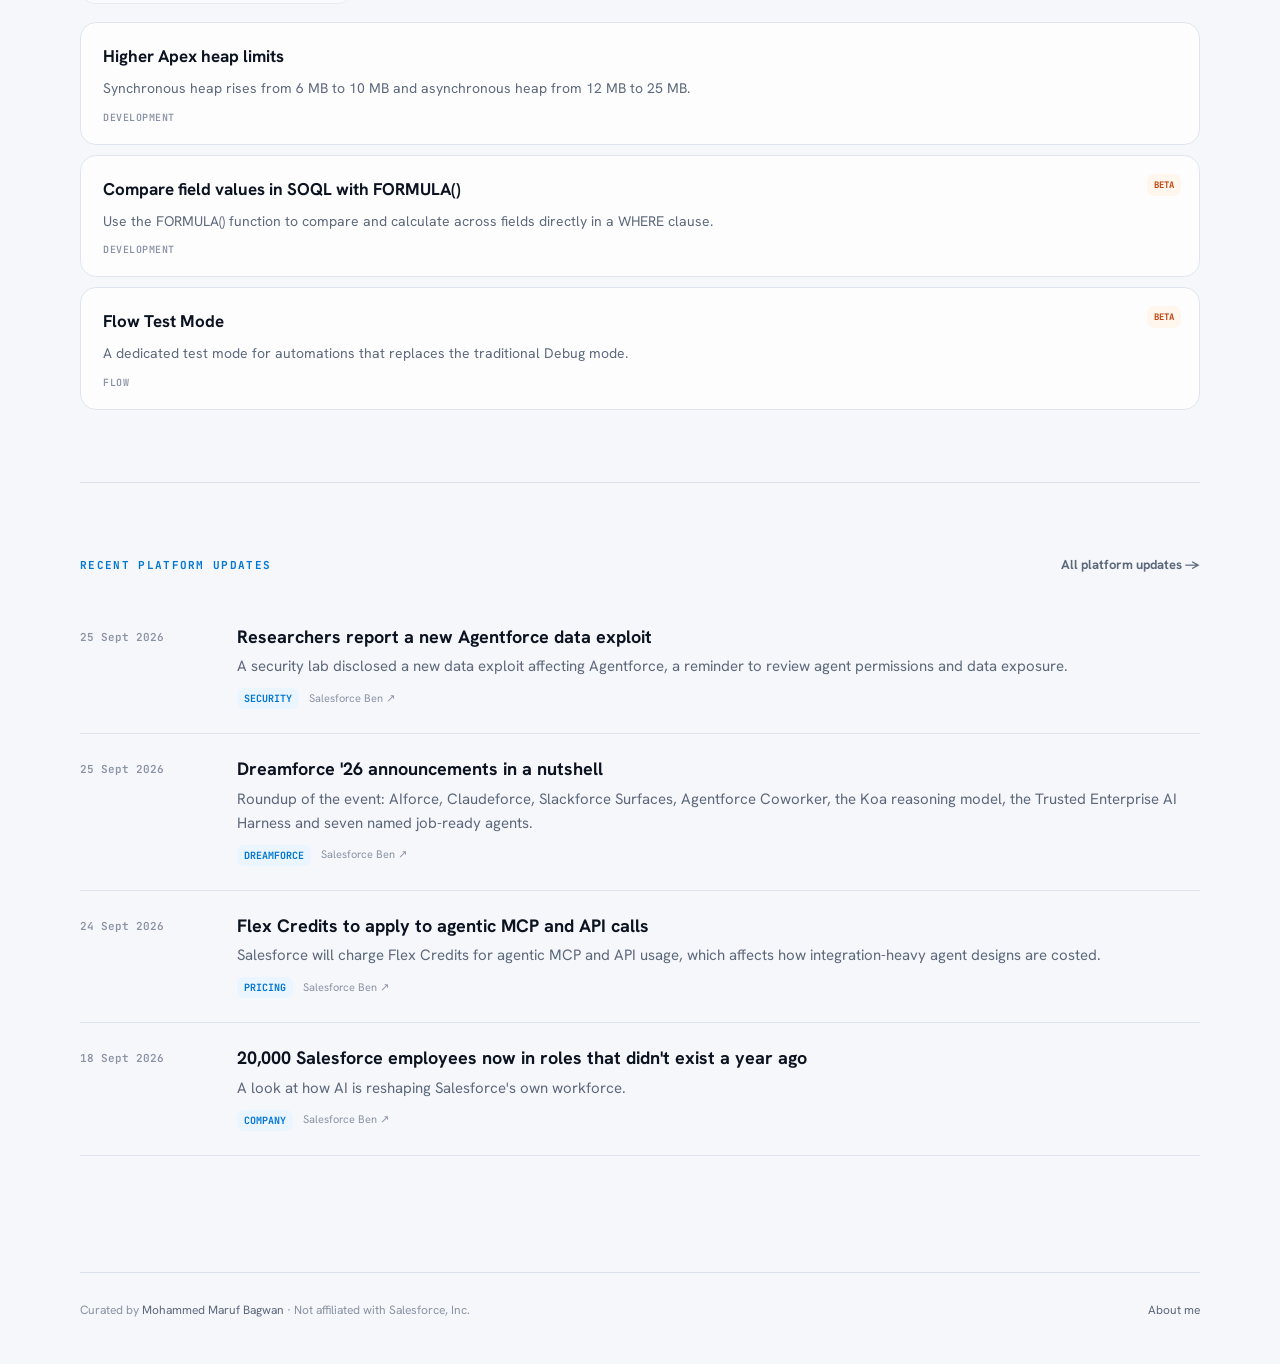
<file: public/salesforce/index.html>
<!doctype html>
<html lang="en">
<head>
<meta charset="utf-8">
<meta name="viewport" content="width=device-width, initial-scale=1, viewport-fit=cover">
<title>Salesforce Lab · Maruf Bagwan</title>
<meta name="description" content="Salesforce practice, curated seasonal release highlights and focused platform updates by Maruf Bagwan.">
<link rel="preconnect" href="https://fonts.googleapis.com">
<link rel="preconnect" href="https://fonts.gstatic.com" crossorigin>
<link rel="stylesheet" href="https://fonts.googleapis.com/css2?family=Hanken+Grotesk:wght@400;500;600;700&family=JetBrains+Mono:wght@400;500&display=swap">
<link rel="stylesheet" href="assets/site.css">
</head>
<body class="sf">
<div class="wrap">
  <header class="site-header">
    <a class="brand" href="https://marufbagwan.com/">Maruf Bagwan<span class="dot">.</span> <span class="sub">salesforce</span></a>
    <nav aria-label="Salesforce hub">
      <ul class="tabs">
        <li><a href="https://marufbagwan.com/salesforce/" aria-current="page">Lab home</a></li>
        <li><a href="https://marufbagwan.com/salesforce/quiz/">Quiz</a></li>
        <li><a href="https://marufbagwan.com/salesforce/releases/">Release highlights</a></li>
        <li><a href="https://marufbagwan.com/salesforce/news/">Platform updates</a></li>
        <li><a class="out" href="https://marufbagwan.com/">Main site</a></li>
      </ul>
    </nav>
  </header>

  <main>
    <div class="page-head">
      <div class="sf-hero-grid">
        <div>
          <p class="eyebrow">Salesforce Lab</p>
          <h1>Learn the platform. Track what matters. Skip the noise.</h1>
          <p class="lede">A focused workspace for Salesforce architects and developers: practice core concepts, review the seasonal release changes worth knowing, and follow broader platform developments without mixing the three together.</p>
        </div>
        <aside class="sf-signal">
          <p class="eyebrow">What belongs where</p>
          <div class="signal-row"><span>Practice</span><b>Quiz &amp; concepts</b></div>
          <div class="signal-row"><span>Release highlights</span><b>Official seasonal changes</b></div>
          <div class="signal-row"><span>Platform updates</span><b>AI, products &amp; ecosystem</b></div>
        </aside>
      </div>
    </div>

    <section>
      <div class="cards">
        <a class="card accent-card" href="https://marufbagwan.com/salesforce/quiz/">
          <span class="k">01 · Learn</span>
          <h3>Practice quiz</h3>
          <p id="quizBlurb">Questions on Apex, LWC, integration, security, architecture and OmniStudio.</p>
          <span class="go">Start practicing →</span>
        </a>
        <a class="card" href="https://marufbagwan.com/salesforce/releases/">
          <span class="k">02 · Seasonal release</span>
          <h3>Release highlights</h3>
          <p>Only the Salesforce seasonal changes that are worth reviewing, grouped by area with official sources.</p>
          <span class="go">Review the release →</span>
        </a>
        <a class="card" href="https://marufbagwan.com/salesforce/news/">
          <span class="k">03 · Ecosystem</span>
          <h3>Platform updates</h3>
          <p>Broader Salesforce product, AI, security and company developments. Release-note items stay out of this feed.</p>
          <span class="go">Browse updates →</span>
        </a>
      </div>
    </section>

    <section>
      <div class="sec-head"><p class="eyebrow" id="relTitle">Current release</p><a href="https://marufbagwan.com/salesforce/releases/">Full release highlights →</a></div>
      <ol class="dates" id="dates"></ol>
      <ul class="rel" id="picks" style="margin-top:18px"></ul>
    </section>

    <section>
      <div class="sec-head"><p class="eyebrow">Recent platform updates</p><a href="https://marufbagwan.com/salesforce/news/">All platform updates →</a></div>
      <ul class="feed" id="news"></ul>
    </section>
  </main>

  <footer class="site-foot">
    <span>Curated by <a href="https://marufbagwan.com/">Mohammed Maruf Bagwan</a> · Not affiliated with Salesforce, Inc.</span>
    <a href="https://marufbagwan.com/about/">About me</a>
  </footer>
</div>

<script src="assets/quiz.js"></script>
<script src="assets/releases.js"></script>
<script src="assets/news.js"></script>
<script src="assets/site.js" data-root="../" data-site="sf"></script>
<script src="assets/hub.js"></script>
<script>
  (function () {
    document.getElementById("quizBlurb").textContent =
      window.QUIZ.length + " questions on Apex, LWC, integration, security, architecture and OmniStudio.";

    var rel = window.RELEASES[0];
    document.getElementById("relTitle").textContent = rel.name + " at a glance";
    HUB.renderDates(document.getElementById("dates"), rel.dates);
    var picks = ["Higher Apex heap limits", "Compare field values in SOQL with FORMULA()", "Flow Test Mode"];
    var list = document.getElementById("picks");
    list.innerHTML = rel.features.filter(function (f) { return picks.indexOf(f.title) > -1; }).map(HUB.featureRow).join("");

    var news = document.getElementById("news");
    news.innerHTML = window.NEWS.slice(0, 4).map(HUB.newsRow).join("");
  })();
</script>
</body>
</html>
</file>
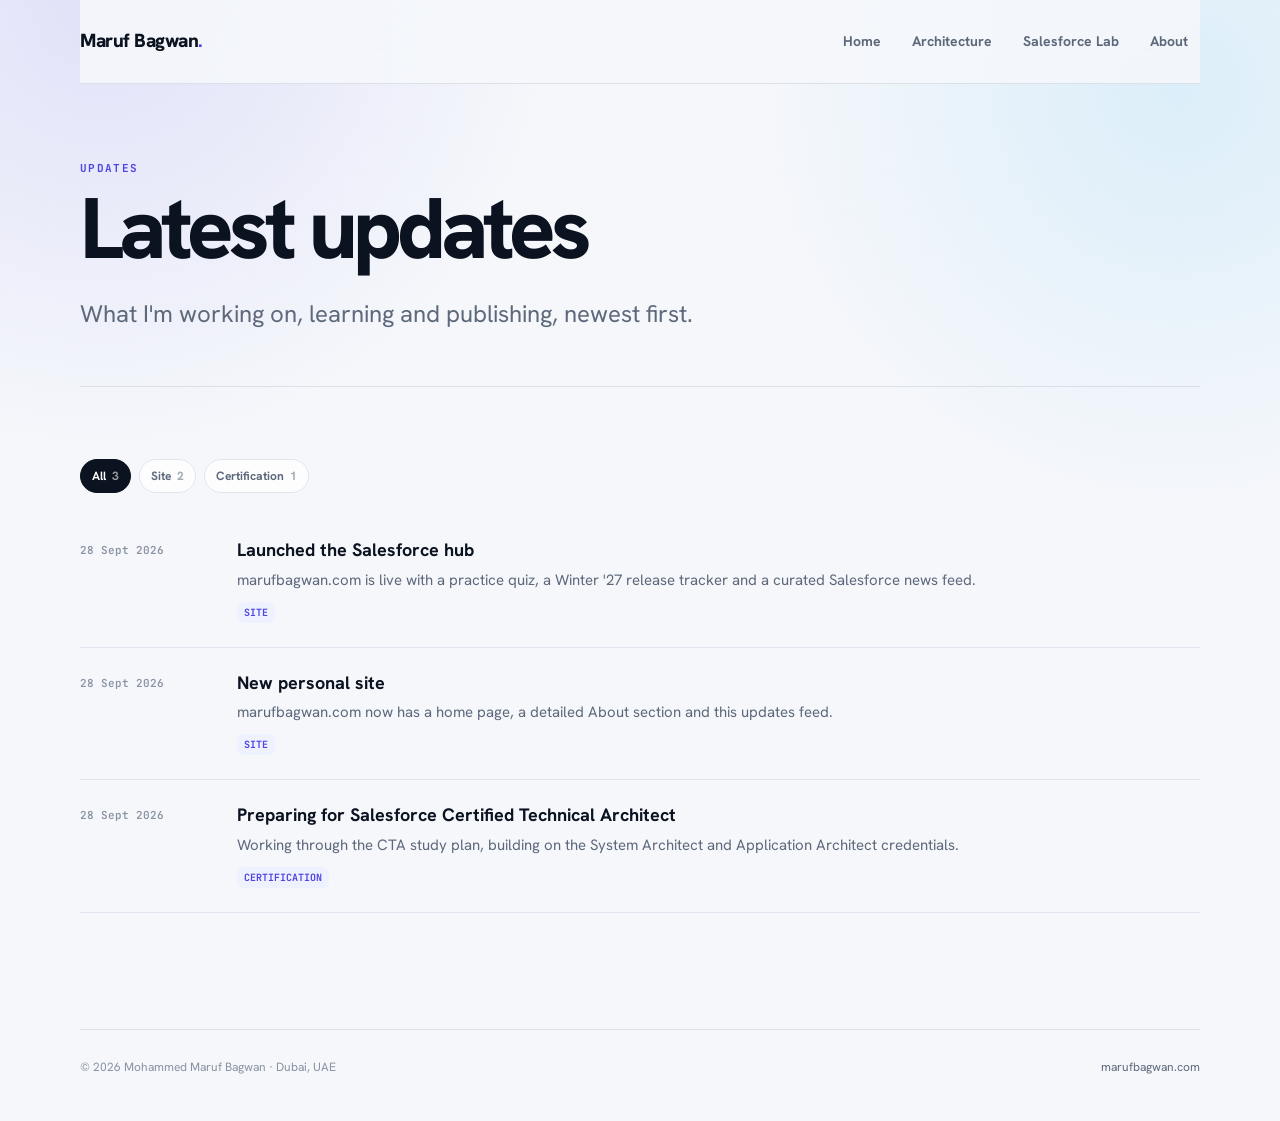
<file: public/updates/index.html>
<!doctype html>
<html lang="en">
<head>
<meta charset="utf-8">
<meta name="viewport" content="width=device-width, initial-scale=1, viewport-fit=cover">
<title>Updates · Maruf Bagwan</title>
<meta name="description" content="Latest updates from Mohammed Maruf Bagwan.">
<link rel="preconnect" href="https://fonts.googleapis.com">
<link rel="preconnect" href="https://fonts.gstatic.com" crossorigin>
<link rel="stylesheet" href="https://fonts.googleapis.com/css2?family=Hanken+Grotesk:wght@400;500;600;700&family=JetBrains+Mono:wght@400;500&display=swap">
<link rel="stylesheet" href="../assets/site.css">
</head>
<body>
<div class="wrap">
  <header class="site-header">
    <a class="brand" href="/">Maruf Bagwan<span class="dot">.</span></a>
    <nav aria-label="Main">
      <ul class="tabs">
        <li><a href="/">Home</a></li>
        <li><a href="/architecture/">Architecture</a></li>
        <li><a href="/salesforce/">Salesforce Lab</a></li>
        <li><a href="/about/">About</a></li>
      </ul>
    </nav>
  </header>

  <main>
    <div class="page-head">
      <p class="eyebrow">Updates</p>
      <h1>Latest updates</h1>
      <p class="lede">What I'm working on, learning and publishing, newest first.</p>
    </div>

    <section>
      <div class="toolbar">
        <div class="chips" id="chips" role="group" aria-label="Filter updates"></div>
      </div>
      <ul class="feed" id="feed"></ul>
    </section>
  </main>

  <footer class="site-foot">
    <span>© 2026 Mohammed Maruf Bagwan · Dubai, UAE</span>
    <a href="https://marufbagwan.com/">marufbagwan.com</a>
  </footer>
</div>

<script src="../assets/updates.js"></script>
<script src="../assets/site.js" data-root="../" data-site="main"></script>
<script>
  (function () {
    var data = window.UPDATES || [];
    var types = ["All"].concat(data.map(function (u) { return u.type; }).filter(function (t, i, a) { return a.indexOf(t) === i; }));
    var current = "All";
    var chips = document.getElementById("chips"), feed = document.getElementById("feed");
    function render() {
      chips.innerHTML = types.map(function (t) {
        var n = t === "All" ? data.length : data.filter(function (u) { return u.type === t; }).length;
        return '<button class="chip" type="button" data-t="' + MB.esc(t) + '" aria-pressed="' + (t === current) + '">' + MB.esc(t) + '<span class="n">' + n + '</span></button>';
      }).join("");
      var items = data.filter(function (u) { return current === "All" || u.type === current; });
      feed.innerHTML = items.length ? items.map(function (u) {
        var t = u.link ? '<a href="' + MB.esc(u.link) + '">' + MB.esc(u.title) + '</a>' : MB.esc(u.title);
        return '<li><span class="date">' + MB.fmtDate(u.date) + '</span><div><h3>' + t + '</h3><p>' + MB.esc(u.text) +
          '</p><div class="meta"><span class="tag">' + MB.esc(u.type) + '</span></div></div></li>';
      }).join("") : '<li><p class="empty">Nothing here yet.</p></li>';
      MB.fixLinks(feed);
    }
    chips.addEventListener("click", function (e) {
      var b = e.target.closest("[data-t]"); if (!b) return;
      current = b.getAttribute("data-t"); render();
    });
    render();
  })();
</script>
</body>
</html>
</file>
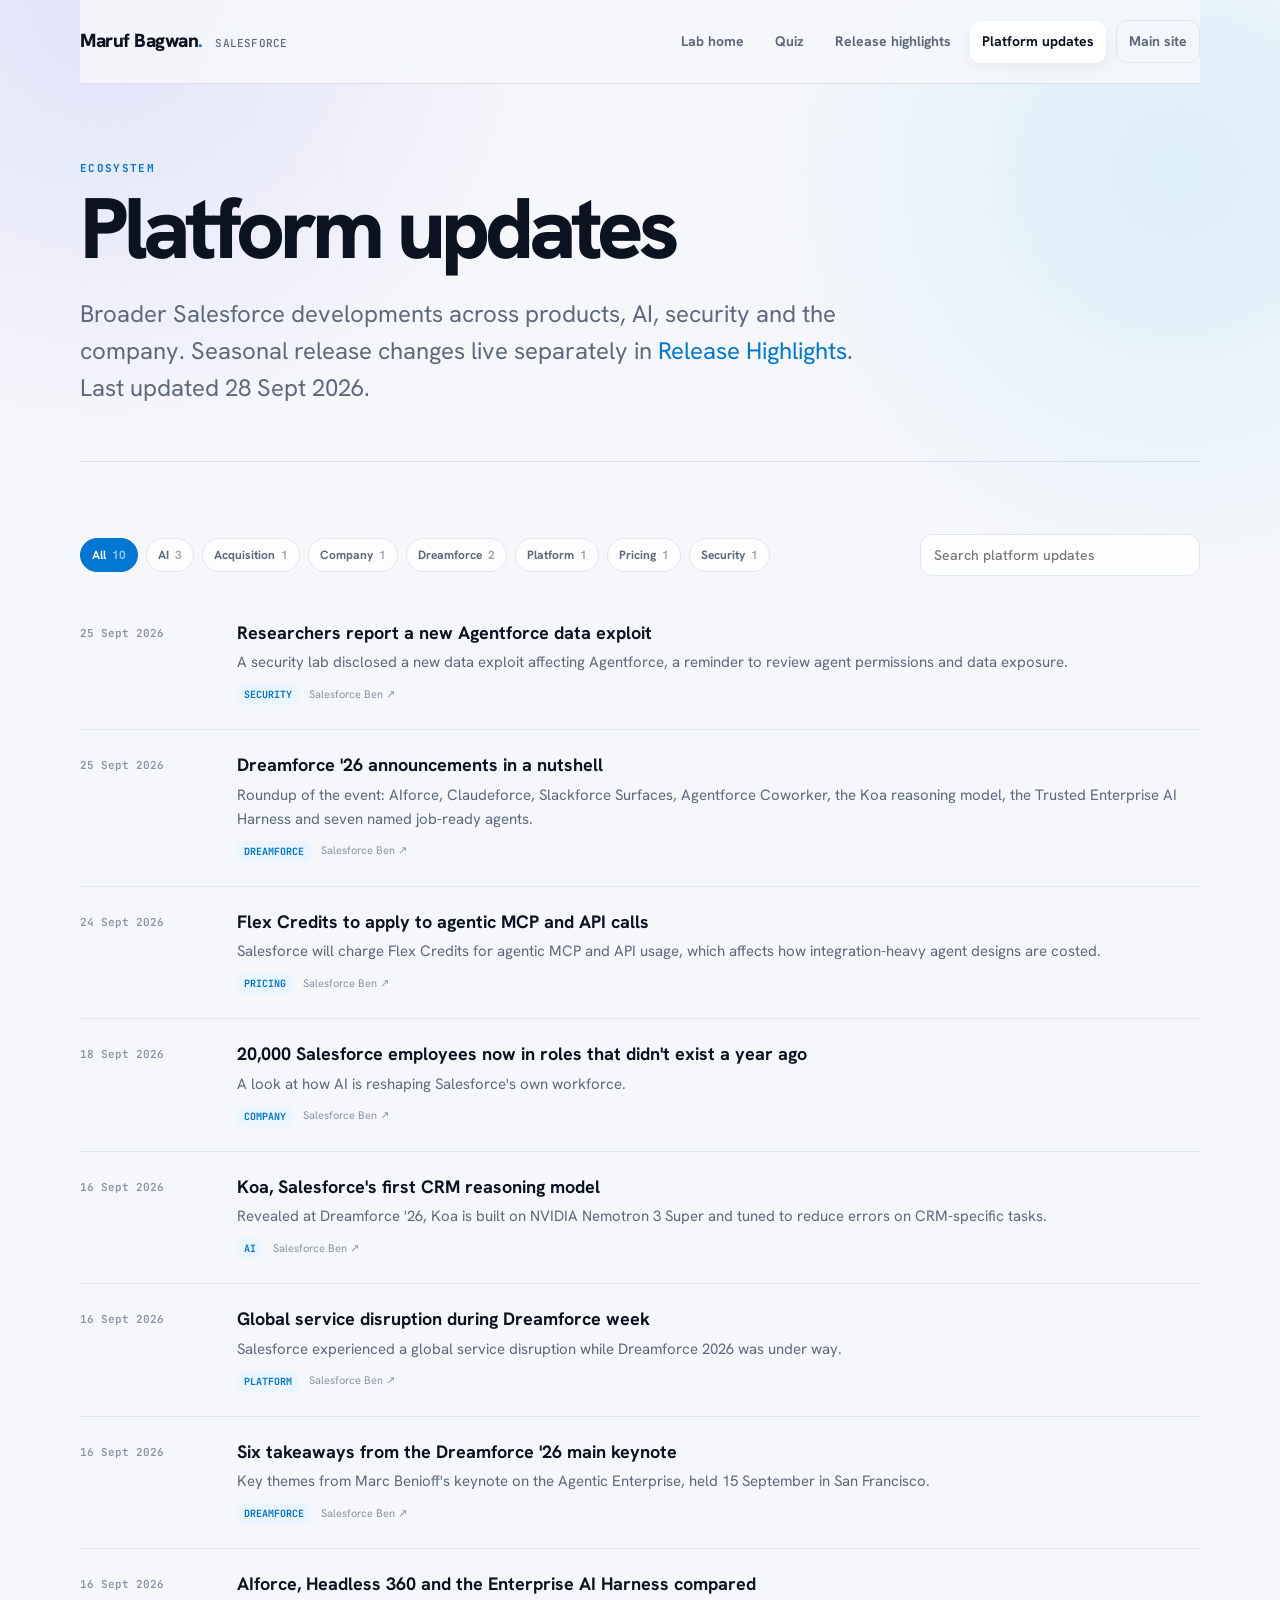
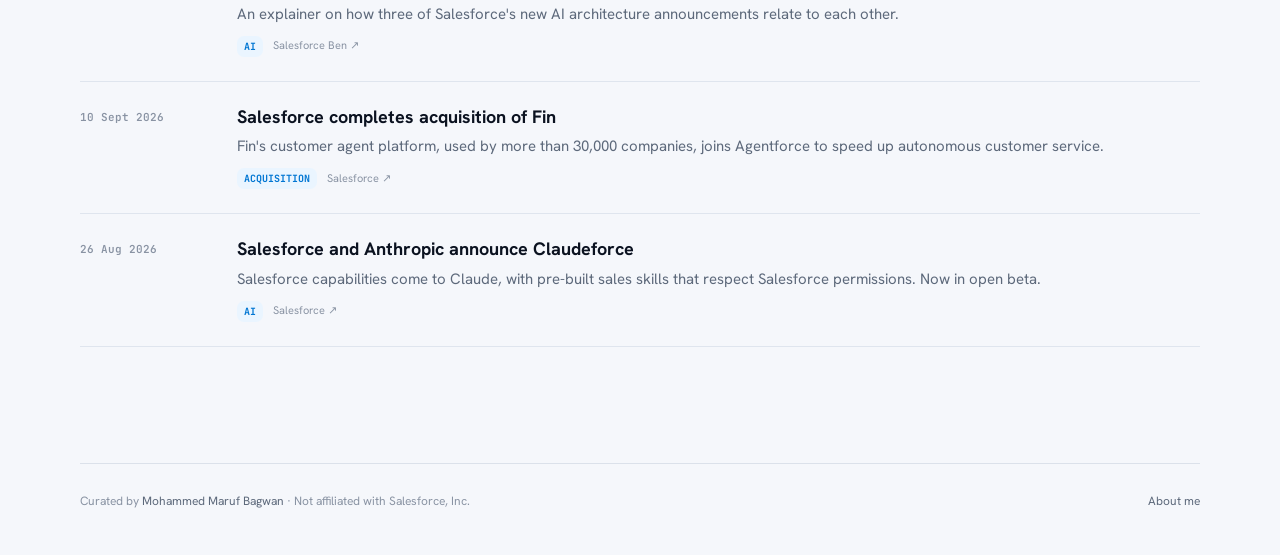
<file: public/salesforce/news/index.html>
<!doctype html>
<html lang="en">
<head>
<meta charset="utf-8">
<meta name="viewport" content="width=device-width, initial-scale=1, viewport-fit=cover">
<title>Salesforce Platform Updates · Maruf Bagwan</title>
<meta name="description" content="Curated Salesforce platform updates covering products, AI, security and ecosystem developments.">
<link rel="preconnect" href="https://fonts.googleapis.com">
<link rel="preconnect" href="https://fonts.gstatic.com" crossorigin>
<link rel="stylesheet" href="https://fonts.googleapis.com/css2?family=Hanken+Grotesk:wght@400;500;600;700&family=JetBrains+Mono:wght@400;500&display=swap">
<link rel="stylesheet" href="../assets/site.css">
</head>
<body class="sf">
<div class="wrap">
  <header class="site-header">
    <a class="brand" href="https://marufbagwan.com/">Maruf Bagwan<span class="dot">.</span> <span class="sub">salesforce</span></a>
    <nav aria-label="Salesforce hub">
      <ul class="tabs">
        <li><a href="https://marufbagwan.com/salesforce">Lab home</a></li>
        <li><a href="https://marufbagwan.com/salesforce/quiz/">Quiz</a></li>
        <li><a href="https://marufbagwan.com/salesforce/releases/">Release highlights</a></li>
        <li><a href="https://marufbagwan.com/salesforce/news/" aria-current="page">Platform updates</a></li>
        <li><a class="out" href="https://marufbagwan.com/">Main site</a></li>
      </ul>
    </nav>
  </header>

  <main>
    <div class="page-head">
      <p class="eyebrow">Ecosystem</p>
      <h1>Platform updates</h1>
      <p class="lede">Broader Salesforce developments across products, AI, security and the company. Seasonal release changes live separately in <a href="https://marufbagwan.com/salesforce/releases/">Release Highlights</a>. <span id="updated"></span></p>
    </div>

    <section>
      <div class="toolbar">
        <div class="chips" id="tags" role="group" aria-label="Filter by topic"></div>
        <input class="search" id="q" type="search" placeholder="Search platform updates" aria-label="Search platform updates">
      </div>
      <ul class="feed" id="feed"></ul>
    </section>
  </main>

  <footer class="site-foot">
    <span>Curated by <a href="https://marufbagwan.com/">Mohammed Maruf Bagwan</a> · Not affiliated with Salesforce, Inc.</span>
    <a href="https://marufbagwan.com/about/">About me</a>
  </footer>
</div>

<script src="../assets/news.js"></script>
<script src="../assets/site.js" data-root="../../" data-site="sf"></script>
<script src="../assets/hub.js"></script>
<script>
(function () {
  var data = window.NEWS, esc = MB.esc;
  document.getElementById("updated").textContent = "Last updated " + MB.fmtDate(window.NEWS_UPDATED) + ".";
  var tags = ["All"].concat(data.map(function (n) { return n.tag; }).filter(function (t, i, a) { return a.indexOf(t) === i; }).sort());
  var st = { tag: "All", q: "" };
  var tagEl = document.getElementById("tags"), feed = document.getElementById("feed");
  function render() {
    tagEl.innerHTML = tags.map(function (t) {
      var n = t === "All" ? data.length : data.filter(function (x) { return x.tag === t; }).length;
      return '<button class="chip" type="button" data-t="' + esc(t) + '" aria-pressed="' + (t === st.tag) + '">' + esc(t) + '<span class="n">' + n + '</span></button>';
    }).join("");
    var q = st.q.toLowerCase();
    var items = data.filter(function (n) {
      return (st.tag === "All" || n.tag === st.tag) && (!q || (n.title + " " + n.summary).toLowerCase().indexOf(q) > -1);
    });
    feed.innerHTML = items.length ? items.map(HUB.newsRow).join("") : '<li><p class="empty">No updates match. Try another filter.</p></li>';
  }
  tagEl.addEventListener("click", function (e) { var b = e.target.closest("[data-t]"); if (b) { st.tag = b.dataset.t; render(); } });
  document.getElementById("q").addEventListener("input", function (e) { st.q = e.target.value.trim(); render(); });
  render();
})();
</script>
</body>
</html>
</file>
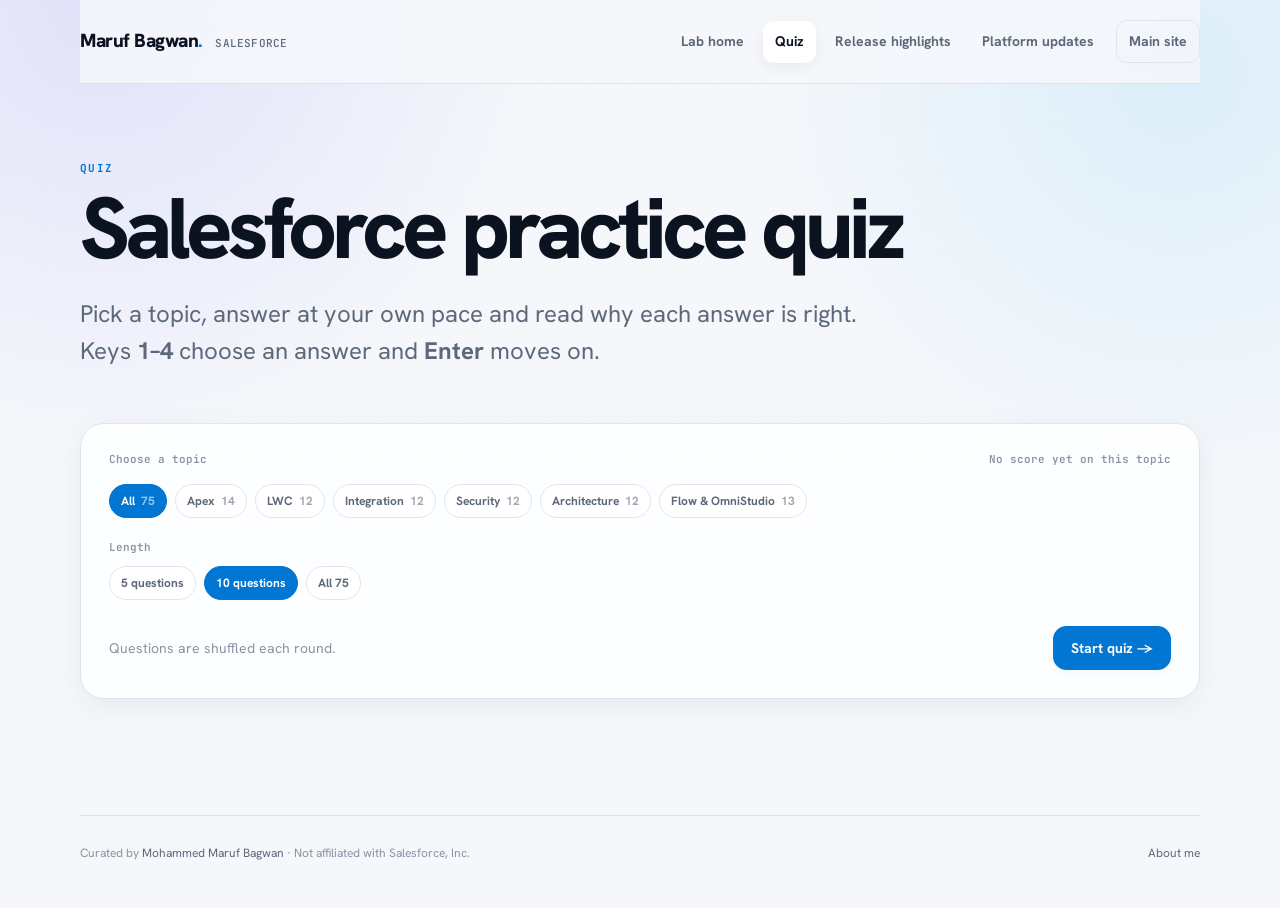
<file: public/salesforce/quiz/index.html>
<!doctype html>
<html lang="en">
<head>
<meta charset="utf-8">
<meta name="viewport" content="width=device-width, initial-scale=1, viewport-fit=cover">
<title>Salesforce Quiz · Maruf Bagwan</title>
<meta name="description" content="Practice quiz on Apex, LWC, integration, security, architecture and OmniStudio.">
<link rel="preconnect" href="https://fonts.googleapis.com">
<link rel="preconnect" href="https://fonts.gstatic.com" crossorigin>
<link rel="stylesheet" href="https://fonts.googleapis.com/css2?family=Hanken+Grotesk:wght@400;500;600;700&family=JetBrains+Mono:wght@400;500&display=swap">
<link rel="stylesheet" href="../assets/site.css">
</head>
<body class="sf">
<div class="wrap">
  <header class="site-header">
    <a class="brand" href="https://marufbagwan.com/">Maruf Bagwan<span class="dot">.</span> <span class="sub">salesforce</span></a>
    <nav aria-label="Salesforce hub">
      <ul class="tabs">
        <li><a href="https://marufbagwan.com/salesforce">Lab home</a></li>
        <li><a href="https://marufbagwan.com/salesforce/quiz/" aria-current="page">Quiz</a></li>
        <li><a href="https://marufbagwan.com/salesforce/releases/">Release highlights</a></li>
        <li><a href="https://marufbagwan.com/salesforce/news/">Platform updates</a></li>
        <li><a class="out" href="https://marufbagwan.com/">Main site</a></li>
      </ul>
    </nav>
  </header>

  <main>
    <div class="page-head">
      <p class="eyebrow">Quiz</p>
      <h1>Salesforce practice quiz</h1>
      <p class="lede">Pick a topic, answer at your own pace and read why each answer is right. Keys <strong>1–4</strong> choose an answer and <strong>Enter</strong> moves on.</p>
    </div>

    <section style="border-top:0;padding-top:0">
      <div class="quiz" id="quiz" aria-live="polite"></div>
    </section>
  </main>

  <footer class="site-foot">
    <span>Curated by <a href="https://marufbagwan.com/">Mohammed Maruf Bagwan</a> · Not affiliated with Salesforce, Inc.</span>
    <a href="https://marufbagwan.com/about/">About me</a>
  </footer>
</div>

<script src="../assets/quiz.js"></script>
<script src="../assets/site.js" data-root="../../" data-site="sf"></script>
<script>
(function () {
  var BANK = window.QUIZ, esc = MB.esc, box = document.getElementById("quiz");
  var topics = BANK.map(function (q) { return q.topic; }).filter(function (t, i, a) { return a.indexOf(t) === i; });
  var state = { topic: "All", length: 10, qs: [], i: 0, picked: null, answers: [] };

  function code(s) { return esc(s).replace(/`([^`]+)`/g, "<code>$1</code>"); }
  function shuffle(a) { a = a.slice(); for (var i = a.length - 1; i > 0; i--) { var j = Math.floor(Math.random() * (i + 1)); var t = a[i]; a[i] = a[j]; a[j] = t; } return a; }
  function pool() { return BANK.filter(function (q) { return state.topic === "All" || q.topic === state.topic; }); }

  function setup() {
    state.mode = "setup";
    var best = MB.store.get("sfquiz-best") || {};
    var p = pool();
    var lengths = [5, 10, p.length].filter(function (n, i, a) { return n <= p.length && a.indexOf(n) === i; });
    if (lengths.indexOf(state.length) < 0) state.length = lengths[lengths.length - 1];
    var chips = ["All"].concat(topics).map(function (t) {
      var n = t === "All" ? BANK.length : BANK.filter(function (q) { return q.topic === t; }).length;
      return '<button class="chip" type="button" data-topic="' + esc(t) + '" aria-pressed="' + (t === state.topic) + '">' + esc(t) + '<span class="n">' + n + '</span></button>';
    }).join("");
    var lens = lengths.map(function (n) {
      return '<button class="chip" type="button" data-len="' + n + '" aria-pressed="' + (n === state.length) + '">' + (n === p.length ? "All " + n : n + " questions") + '</button>';
    }).join("");
    var b = best[state.topic];
    box.innerHTML =
      '<div class="quiz-top"><span>Choose a topic</span><span>' + (b ? "Your best here: " + b.score + "/" + b.total : "No score yet on this topic") + '</span></div>' +
      '<div class="chips" style="margin-bottom:22px">' + chips + '</div>' +
      '<div class="quiz-top" style="margin-bottom:12px"><span>Length</span></div>' +
      '<div class="chips">' + lens + '</div>' +
      '<div class="quiz-foot"><span style="color:var(--faint);font-size:14px">Questions are shuffled each round.</span>' +
      '<button class="btn primary" type="button" id="start">Start quiz →</button></div>';
  }

  function start() {
    state.qs = shuffle(pool()).slice(0, state.length);
    state.i = 0; state.answers = []; state.picked = null; state.mode = "q";
    question();
  }

  function question() {
    var q = state.qs[state.i], n = state.qs.length;
    var opts = q.o.map(function (o, k) {
      var cls = "";
      if (state.picked !== null) { if (k === q.a) cls = " right"; else if (k === state.picked) cls = " wrong"; }
      return '<li><button class="opt' + cls + '" type="button" data-k="' + k + '"' + (state.picked !== null ? " disabled" : "") +
        '><span class="key">' + (k + 1) + '</span><span>' + code(o) + '</span></button></li>';
    }).join("");
    var correct = state.answers.filter(Boolean).length;
    var fb = "";
    if (state.picked !== null) {
      var ok = state.picked === q.a;
      fb = '<div class="explain"><b>' + (ok ? "Correct." : "Not quite. The answer is " + code(q.o[q.a]) + ".") + '</b> ' + code(q.e) + '</div>';
    }
    box.innerHTML =
      '<div class="quiz-top"><span>' + esc(q.topic) + '</span><span>Question ' + (state.i + 1) + ' of ' + n + ' · ' + correct + ' correct</span></div>' +
      '<div class="bar"><i style="width:' + ((state.i + (state.picked !== null ? 1 : 0)) / n * 100) + '%"></i></div>' +
      '<p class="q">' + code(q.q) + '</p><ul class="opts">' + opts + '</ul>' + fb +
      '<div class="quiz-foot"><button class="btn" type="button" id="quit">Change topic</button>' +
      '<button class="btn primary" type="button" id="next"' + (state.picked === null ? " disabled" : "") + '>' +
      (state.i + 1 === n ? "See results" : "Next question →") + '</button></div>';
    if (state.picked !== null) document.getElementById("next").focus();
  }

  function pick(k) {
    if (state.mode !== "q" || state.picked !== null) return;
    var q = state.qs[state.i];
    if (k < 0 || k >= q.o.length) return;
    state.picked = k; state.answers.push(k === q.a);
    question();
  }

  function next() {
    if (state.picked === null) return;
    state.i++; state.picked = null;
    if (state.i >= state.qs.length) results(); else question();
  }

  function results() {
    state.mode = "done";
    var total = state.qs.length, score = state.answers.filter(Boolean).length;
    var best = MB.store.get("sfquiz-best") || {};
    var prev = best[state.topic];
    var isBest = !prev || score / total > prev.score / prev.total;
    if (isBest) { best[state.topic] = { score: score, total: total }; MB.store.set("sfquiz-best", best); }
    var by = {};
    state.qs.forEach(function (q, i) { by[q.topic] = by[q.topic] || { r: 0, n: 0 }; by[q.topic].n++; if (state.answers[i]) by[q.topic].r++; });
    var rows = Object.keys(by).map(function (t) {
      var v = by[t];
      return '<li><span>' + esc(t) + '</span><span class="track"><i style="width:' + (v.r / v.n * 100) + '%"></i></span><span class="v">' + v.r + '/' + v.n + '</span></li>';
    }).join("");
    var missed = state.qs.map(function (q, i) { return state.answers[i] ? "" :
      '<li><h3>' + code(q.q) + '</h3><p><b style="color:var(--ink)">' + code(q.o[q.a]) + '</b> · ' + code(q.e) + '</p></li>'; }).join("");
    var pct = score / total;
    var line = pct === 1 ? "A perfect round." : pct >= 0.8 ? "Strong result." : pct >= 0.5 ? "Solid base, with a few gaps to close." : "Good practice. Review the explanations below and try again.";
    box.innerHTML =
      '<div class="quiz-top"><span>' + esc(state.topic === "All" ? "All topics" : state.topic) + '</span><span>' + (isBest ? "New best score" : "Best: " + prev.score + "/" + prev.total) + '</span></div>' +
      '<p class="score-big">' + score + '<small> / ' + total + '</small></p>' +
      '<p style="margin:10px 0 0;color:var(--muted)">' + line + '</p>' +
      '<ul class="breakdown">' + rows + '</ul>' +
      (missed ? '<div style="margin-top:28px"><p class="eyebrow" style="margin-bottom:6px">Review what you missed</p><ul class="rel">' + missed + '</ul></div>' : "") +
      '<div class="quiz-foot"><button class="btn" type="button" id="quit">Change topic</button>' +
      '<button class="btn primary" type="button" id="again">Play again</button></div>';
  }

  box.addEventListener("click", function (e) {
    var t = e.target.closest("button"); if (!t) return;
    if (t.dataset.topic) { state.topic = t.dataset.topic; setup(); }
    else if (t.dataset.len) { state.length = +t.dataset.len; setup(); }
    else if (t.id === "start" || t.id === "again") start();
    else if (t.id === "quit") setup();
    else if (t.id === "next") next();
    else if (t.dataset.k !== undefined) pick(+t.dataset.k);
  });
  document.addEventListener("keydown", function (e) {
    if (state.mode !== "q" || e.target.tagName === "INPUT") return;
    if (/^[1-4]$/.test(e.key)) pick(+e.key - 1);
    else if (e.key === "Enter" && state.picked !== null && e.target.id !== "next") { e.preventDefault(); next(); }
  });

  setup();
})();
</script>
</body>
</html>
</file>
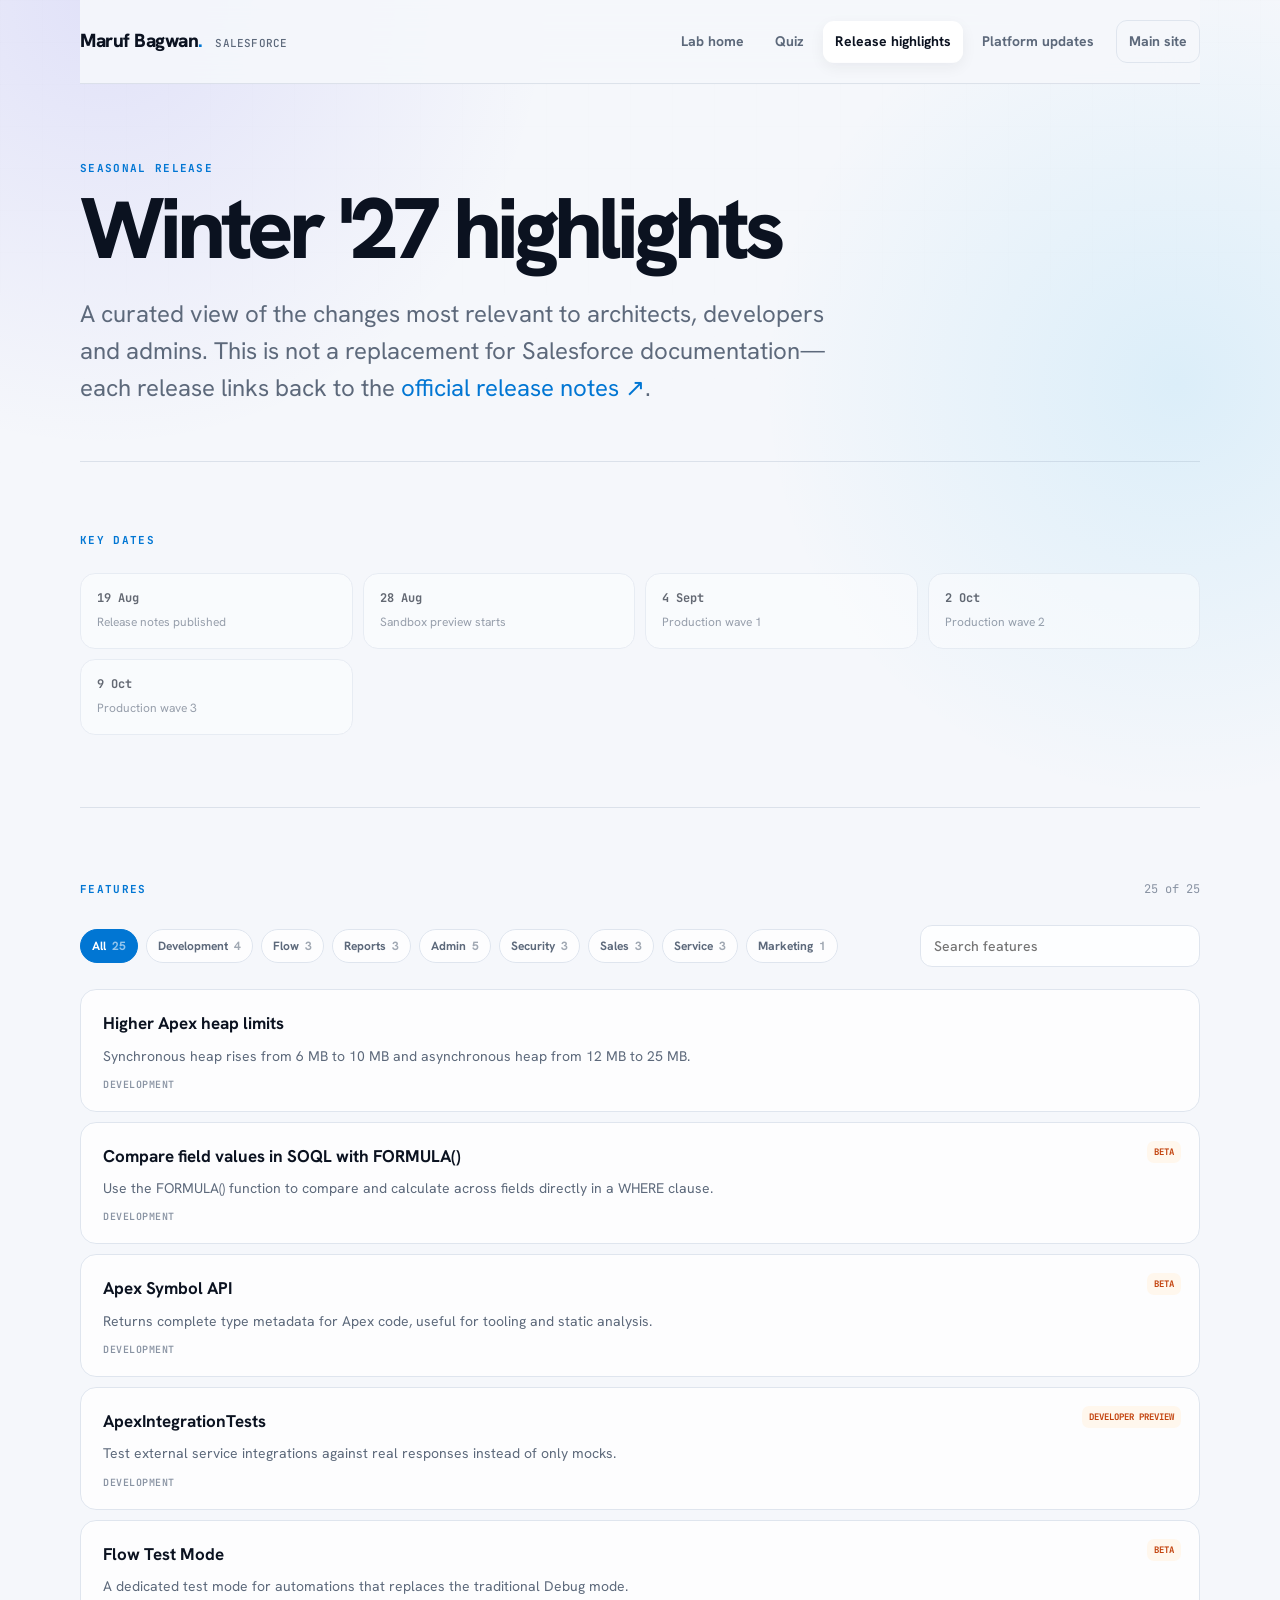
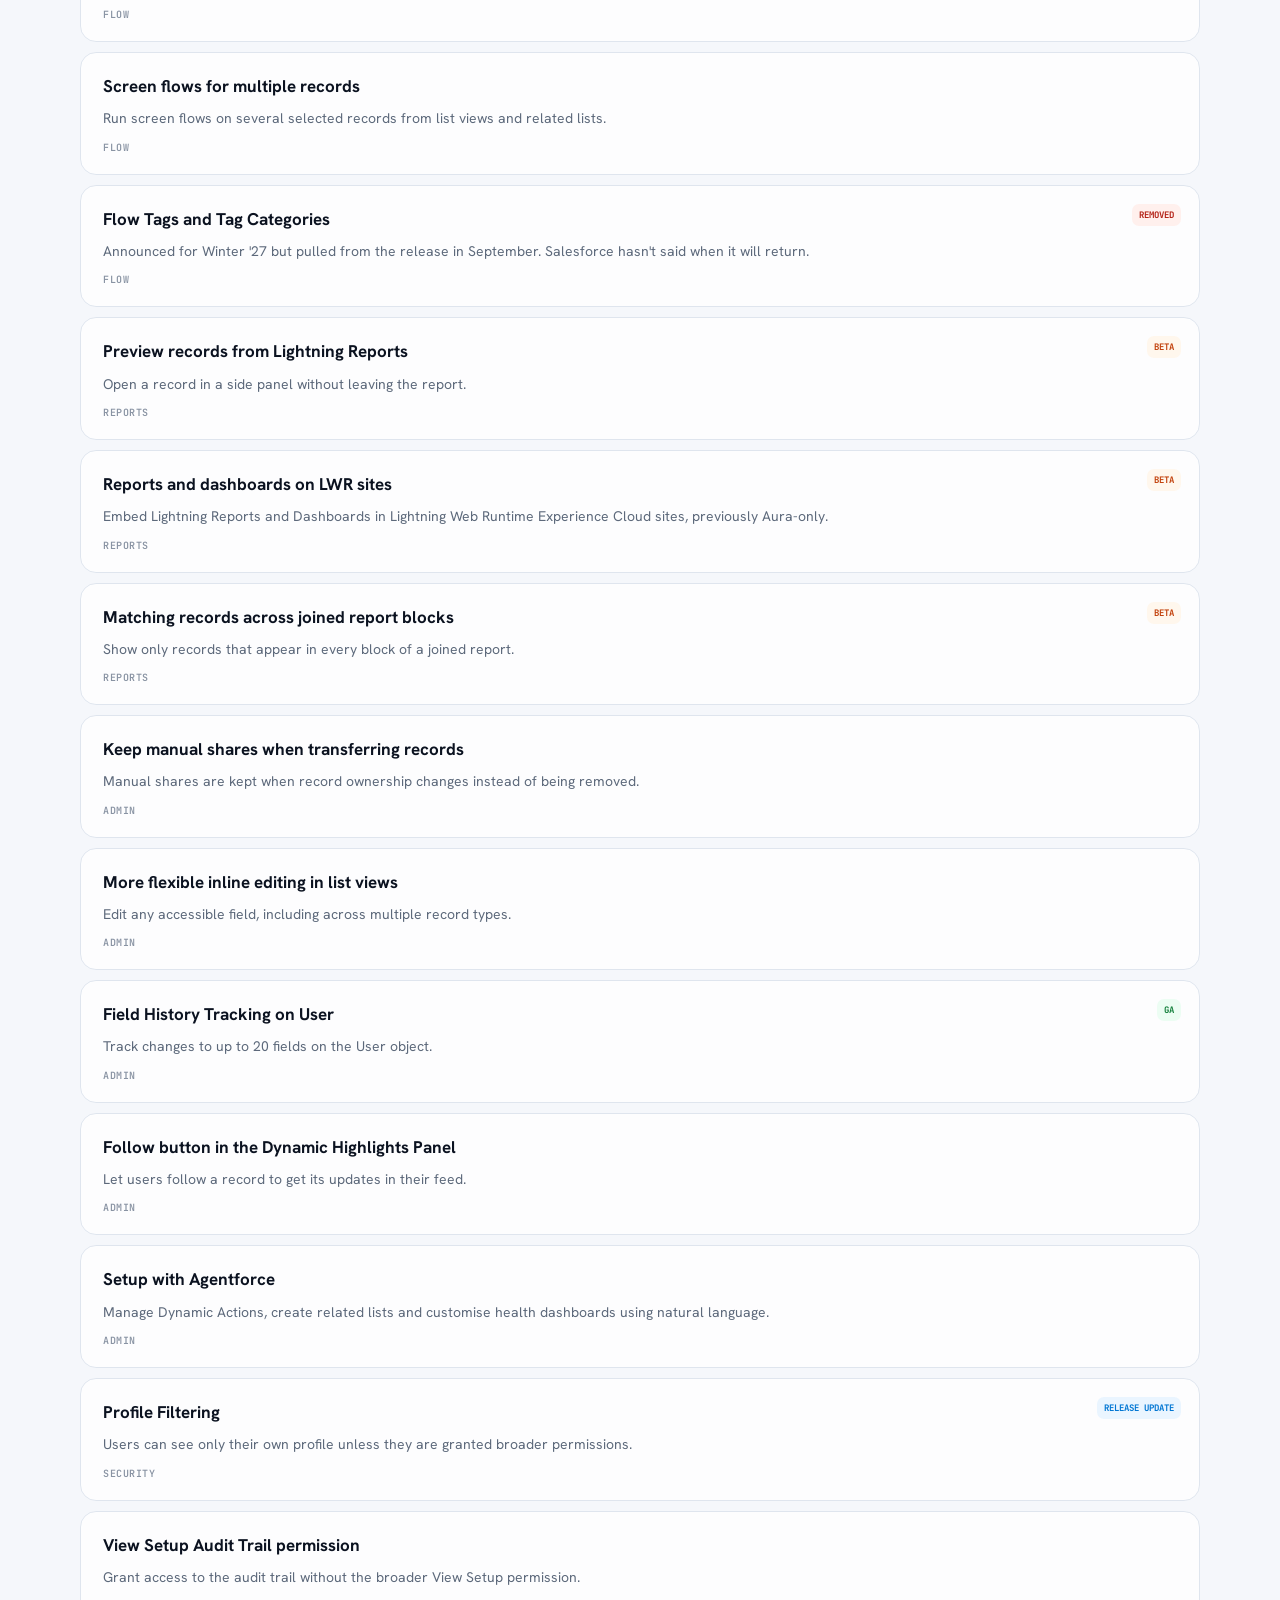
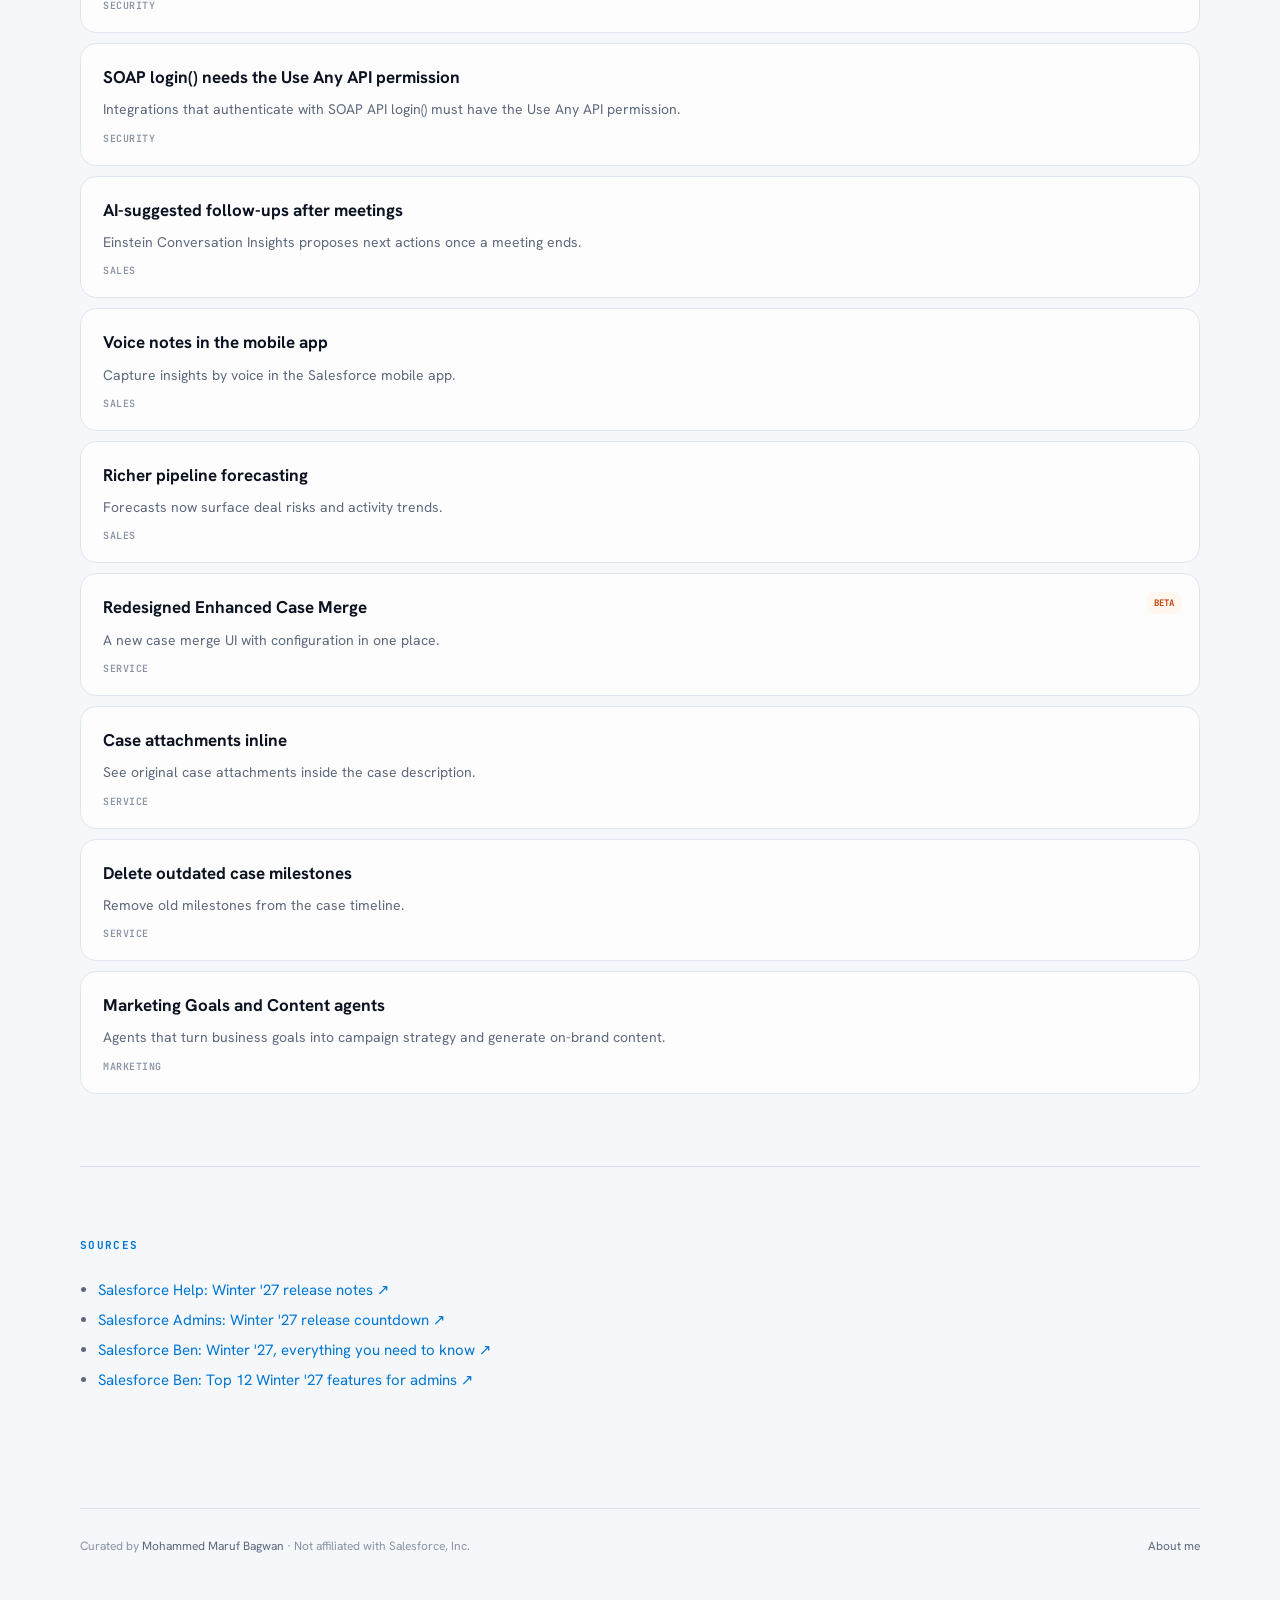
<file: public/salesforce/releases/index.html>
<!doctype html>
<html lang="en">
<head>
<meta charset="utf-8">
<meta name="viewport" content="width=device-width, initial-scale=1, viewport-fit=cover">
<title>Salesforce Release Highlights · Maruf Bagwan</title>
<meta name="description" content="Curated Salesforce seasonal release highlights, key dates and official sources.">
<link rel="preconnect" href="https://fonts.googleapis.com">
<link rel="preconnect" href="https://fonts.gstatic.com" crossorigin>
<link rel="stylesheet" href="https://fonts.googleapis.com/css2?family=Hanken+Grotesk:wght@400;500;600;700&family=JetBrains+Mono:wght@400;500&display=swap">
<link rel="stylesheet" href="../assets/site.css">
</head>
<body class="sf">
<div class="wrap">
  <header class="site-header">
    <a class="brand" href="https://marufbagwan.com/salesforce">Maruf Bagwan<span class="dot">.</span> <span class="sub">salesforce</span></a>
    <nav aria-label="Salesforce hub">
      <ul class="tabs">
        <li><a href="https://marufbagwan.com/salesforce">Lab home</a></li>
        <li><a href="https://marufbagwan.com/salesforce/quiz/">Quiz</a></li>
        <li><a href="https://marufbagwan.com/salesforce/releases/" aria-current="page">Release highlights</a></li>
        <li><a href="https://marufbagwan.com/salesforce/news/">Platform updates</a></li>
        <li><a class="out" href="https://marufbagwan.com/">Main site</a></li>
      </ul>
    </nav>
  </header>

  <main>
    <div class="page-head">
      <p class="eyebrow">Seasonal release</p>
      <h1 id="relName">Release highlights</h1>
      <p class="lede">A curated view of the changes most relevant to architects, developers and admins. This is not a replacement for Salesforce documentation—each release links back to the <a id="notesLink" href="#" target="_blank" rel="noopener">official release notes ↗</a>.</p>
    </div>

    <section>
      <div class="sec-head"><p class="eyebrow">Key dates</p></div>
      <ol class="dates" id="dates"></ol>
    </section>

    <section>
      <div class="sec-head"><p class="eyebrow">Features</p><span id="count" style="font-family:var(--mono);font-size:12px;color:var(--faint)"></span></div>
      <div class="toolbar">
        <div class="chips" id="areas" role="group" aria-label="Filter by area"></div>
        <input class="search" id="q" type="search" placeholder="Search features" aria-label="Search features">
      </div>
      <ul class="rel" id="list"></ul>
    </section>

    <section>
      <div class="sec-head"><p class="eyebrow">Sources</p></div>
      <ul id="sources" style="margin:0;padding-left:18px;color:var(--muted);font-size:15px;display:grid;gap:6px"></ul>
    </section>
  </main>

  <footer class="site-foot">
    <span>Curated by <a href="https://marufbagwan.com/">Mohammed Maruf Bagwan</a> · Not affiliated with Salesforce, Inc.</span>
    <a href="https://marufbagwan.com/about/">About me</a>
  </footer>
</div>

<script src="../assets/releases.js"></script>
<script src="../assets/site.js" data-root="../../" data-site="sf"></script>
<script src="../assets/hub.js"></script>
<script>
(function () {
  var rel = window.RELEASES[0], esc = MB.esc;
  document.getElementById("relName").textContent = rel.name + " highlights";
  document.getElementById("notesLink").href = rel.notesUrl;
  HUB.renderDates(document.getElementById("dates"), rel.dates);
  document.getElementById("sources").innerHTML = rel.sources.map(function (s) {
    return '<li><a href="' + esc(s.url) + '" target="_blank" rel="noopener">' + esc(s.label) + ' ↗</a></li>';
  }).join("");

  var areas = ["All"].concat(rel.features.map(function (f) { return f.area; }).filter(function (t, i, a) { return a.indexOf(t) === i; }));
  var st = { area: "All", q: "" };
  var areaEl = document.getElementById("areas"), list = document.getElementById("list"), count = document.getElementById("count");

  function render() {
    areaEl.innerHTML = areas.map(function (a) {
      var n = a === "All" ? rel.features.length : rel.features.filter(function (f) { return f.area === a; }).length;
      return '<button class="chip" type="button" data-a="' + esc(a) + '" aria-pressed="' + (a === st.area) + '">' + esc(a) + '<span class="n">' + n + '</span></button>';
    }).join("");
    var q = st.q.toLowerCase();
    var items = rel.features.filter(function (f) {
      return (st.area === "All" || f.area === st.area) &&
             (!q || (f.title + " " + f.text + " " + f.area).toLowerCase().indexOf(q) > -1);
    });
    count.textContent = items.length + " of " + rel.features.length;
    list.innerHTML = items.length ? items.map(HUB.featureRow).join("") : '<li><p class="empty">No features match. Try another filter.</p></li>';
  }
  areaEl.addEventListener("click", function (e) { var b = e.target.closest("[data-a]"); if (b) { st.area = b.dataset.a; render(); } });
  document.getElementById("q").addEventListener("input", function (e) { st.q = e.target.value.trim(); render(); });
  render();
})();
</script>
</body>
</html>
</file>
<file: public/assets/site.css>
:root{
  --bg:#f5f7fb;--surface:#fff;--surface-2:#f0f4fa;--ink:#0b1220;--muted:#5d697b;--faint:#8993a3;--rule:#dfe5ee;
  --accent:#4f46e5;--accent-2:#0ea5e9;--accent-3:#14b8a6;--soft:#eef2ff;--glow:rgba(79,70,229,.16);
  --sf-accent:#0176d3;--sf-soft:#eaf5ff;--good:#15803d;--good-soft:#ecfdf3;--bad:#b42318;--bad-soft:#fff0ed;
  --sans:"Hanken Grotesk",ui-sans-serif,system-ui,-apple-system,"Segoe UI",sans-serif;--mono:"JetBrains Mono",ui-monospace,monospace;
  --shadow:0 18px 55px rgba(15,23,42,.09);--shadow-sm:0 8px 30px rgba(15,23,42,.06);
}
body.sf{--accent:var(--sf-accent);--soft:var(--sf-soft);--glow:rgba(1,118,211,.17)}
*{box-sizing:border-box}html{scroll-behavior:smooth}body{margin:0;color:var(--ink);font-family:var(--sans);font-size:17px;line-height:1.6;background:
radial-gradient(circle at 8% 0%,rgba(79,70,229,.12),transparent 28rem),
radial-gradient(circle at 92% 8%,rgba(14,165,233,.11),transparent 26rem),var(--bg);padding-inline:28px;-webkit-font-smoothing:antialiased}
body::before{content:"";position:fixed;inset:0;pointer-events:none;opacity:.28;background-image:linear-gradient(rgba(16,24,40,.025) 1px,transparent 1px),linear-gradient(90deg,rgba(16,24,40,.025) 1px,transparent 1px);background-size:42px 42px;mask-image:linear-gradient(to bottom,#000,transparent 78%)}
.wrap{max-width:1120px;margin:auto;position:relative}a{color:var(--accent);text-decoration:none}a:hover{text-decoration:none}:focus-visible{outline:3px solid color-mix(in srgb,var(--accent),transparent 68%);outline-offset:3px;border-radius:8px}
.site-header{height:84px;display:flex;align-items:center;justify-content:space-between;gap:28px;border-bottom:1px solid rgba(148,163,184,.26);position:sticky;top:0;z-index:50;background:color-mix(in srgb,var(--bg),transparent 12%);backdrop-filter:blur(18px)}
.brand{font-weight:800;color:var(--ink);font-size:19px;letter-spacing:-.025em;white-space:nowrap}.brand .dot{color:var(--accent)}.brand .sub{font:500 11px var(--mono);color:var(--muted);letter-spacing:.02em;margin-left:8px;text-transform:uppercase}
.tabs{list-style:none;display:flex;gap:7px;padding:0;margin:0;align-items:center;flex-wrap:wrap}.tabs a{display:block;color:var(--muted);font-size:14px;font-weight:700;padding:9px 12px;border-radius:11px;transition:.2s ease}.tabs a:hover{color:var(--ink);background:rgba(255,255,255,.75)}.tabs a[aria-current="page"]{color:var(--ink);background:var(--surface);box-shadow:0 1px 0 rgba(255,255,255,.9),0 5px 15px rgba(15,23,42,.06)}.tabs .out{border:1px solid var(--rule);margin-left:3px}
main{padding-bottom:44px}.page-head{padding:78px 0 54px;max-width:900px}.page-head.hero{max-width:none;padding:76px 0 64px}.eyebrow{margin:0 0 13px;color:var(--accent);font:700 11px/1.2 var(--mono);letter-spacing:.12em;text-transform:uppercase}.page-head h1{font-size:clamp(48px,7vw,86px);line-height:.94;letter-spacing:-.058em;margin:0;max-width:980px;font-weight:800}.page-head .lede{font-size:clamp(19px,2vw,24px);line-height:1.55;color:var(--muted);max-width:780px;margin:26px 0 0}.prose{max-width:72ch;color:var(--muted)}
.status{display:inline-flex;align-items:center;gap:9px;padding:7px 11px;border:1px solid color-mix(in srgb,var(--accent),transparent 74%);background:color-mix(in srgb,var(--soft),#fff 30%);border-radius:999px;color:var(--accent);font:600 11px var(--mono);margin-bottom:25px}.status::before{content:"";width:7px;height:7px;border-radius:50%;background:var(--accent);box-shadow:0 0 0 5px color-mix(in srgb,var(--accent),transparent 87%)}
.hero-layout{display:grid;grid-template-columns:minmax(0,1.45fr) minmax(320px,.75fr);gap:52px;align-items:end}.hero-copy h1{font-size:clamp(55px,7.6vw,92px)}.hero-visual{position:relative;min-height:420px;border:1px solid rgba(255,255,255,.7);border-radius:30px;padding:20px;background:linear-gradient(145deg,rgba(255,255,255,.88),rgba(245,247,251,.72));box-shadow:var(--shadow);overflow:hidden}.hero-visual::before{content:"";position:absolute;width:260px;height:260px;border-radius:50%;right:-80px;top:-100px;background:radial-gradient(circle,var(--glow),transparent 70%)}.window{position:relative;background:#0d1423;border-radius:21px;padding:18px;box-shadow:0 24px 55px rgba(15,23,42,.2);min-height:312px;color:#dbeafe}.window-bar{display:flex;gap:7px;margin-bottom:24px}.window-bar i{width:9px;height:9px;border-radius:50%;background:#334155}.window-bar i:first-child{background:#fb7185}.window-bar i:nth-child(2){background:#fbbf24}.window-bar i:nth-child(3){background:#34d399}.arch-map{display:grid;gap:13px}.arch-node{border:1px solid #26354b;background:#111c2e;border-radius:14px;padding:15px 17px;display:flex;align-items:center;justify-content:space-between;gap:12px}.arch-node b{font-size:14px;color:#f8fafc}.arch-node span{font:500 10px var(--mono);color:#7dd3fc;text-transform:uppercase}.arch-line{height:24px;border-left:1px dashed #3b82f6;margin-left:24px;position:relative}.arch-line::after{content:"";position:absolute;bottom:-1px;left:-4px;width:7px;height:7px;border-right:1px solid #60a5fa;border-bottom:1px solid #60a5fa;transform:rotate(45deg)}.visual-note{position:absolute;right:14px;bottom:13px;background:#fff;color:var(--ink);border-radius:13px;padding:11px 13px;font:600 11px var(--mono);box-shadow:var(--shadow-sm);transform:rotate(-2deg)}
.facts{list-style:none;padding:0;margin:30px 0 0;display:flex;flex-wrap:wrap;gap:10px}.facts li{padding:9px 12px;border:1px solid var(--rule);border-radius:12px;background:rgba(255,255,255,.7);font-size:13px;color:var(--muted);box-shadow:0 5px 18px rgba(15,23,42,.025)}.facts b{color:var(--ink);font-weight:800}.actions{display:flex;gap:11px;flex-wrap:wrap;margin-top:30px}.btn{appearance:none;border:1px solid var(--rule);border-radius:13px;background:rgba(255,255,255,.86);color:var(--ink);font:700 14px var(--sans);padding:12px 17px;cursor:pointer;box-shadow:0 3px 10px rgba(15,23,42,.03);transition:.2s ease}.btn:hover{transform:translateY(-2px);box-shadow:var(--shadow-sm)}.btn.primary{background:var(--ink);border-color:var(--ink);color:white}.sf .btn.primary{background:var(--sf-accent);border-color:var(--sf-accent)}.btn:disabled{opacity:.45;cursor:not-allowed;transform:none}
section{padding:72px 0;border-top:1px solid rgba(148,163,184,.26)}.sec-head{display:flex;justify-content:space-between;align-items:center;gap:20px;margin-bottom:26px}.sec-head .eyebrow{margin:0}.sec-head>a{font-size:13px;font-weight:700;color:var(--muted)}.title{font-size:clamp(32px,4vw,52px);line-height:1.05;letter-spacing:-.04em;margin:0}.case-grid{display:grid;grid-template-columns:1.15fr .85fr;grid-template-rows:1fr 1fr;gap:16px}.case-card{display:flex;flex-direction:column;min-height:250px;padding:26px;border:1px solid rgba(148,163,184,.28);border-radius:22px;background:linear-gradient(145deg,rgba(255,255,255,.94),rgba(248,250,252,.8));color:var(--ink);box-shadow:var(--shadow-sm);transition:.25s ease;position:relative;overflow:hidden}.case-card::after{content:"";position:absolute;width:180px;height:180px;border-radius:50%;right:-110px;bottom:-110px;background:radial-gradient(circle,var(--glow),transparent 67%);transition:.25s ease}.case-card:hover{transform:translateY(-5px);box-shadow:var(--shadow);border-color:color-mix(in srgb,var(--accent),transparent 68%)}.case-card:hover::after{right:-80px;bottom:-85px}.case-card.featured{grid-row:1/3;min-height:520px;background:linear-gradient(160deg,#0e172a,#111e36);color:#f8fafc;border-color:#1e2a40}.case-card.featured p{color:#aebcd0}.case-top{display:flex;justify-content:space-between;align-items:center;gap:14px}.k{font:700 10px var(--mono);letter-spacing:.08em;text-transform:uppercase;color:var(--accent)}.featured .k{color:#7dd3fc}.arrow{font-size:19px;color:var(--faint)}.case-card h2{font-size:clamp(26px,3vw,40px);line-height:1.04;letter-spacing:-.035em;margin:26px 0 12px}.case-card p{color:var(--muted);margin:0;max-width:48ch}.flow{display:flex;align-items:center;justify-content:center;gap:8px;flex-wrap:wrap;margin:auto 0 28px;padding:18px;border:1px solid #273752;background:#0b1322;border-radius:16px}.flow span{font:600 11px var(--mono);padding:8px 10px;border:1px solid #34445f;border-radius:9px;color:#dbeafe}.flow i{font-style:normal;color:#60a5fa}.stack{display:flex;flex-wrap:wrap;gap:7px;margin-top:auto}.pill{font:600 10px var(--mono);padding:6px 8px;border:1px solid var(--rule);border-radius:999px;color:var(--muted);background:rgba(255,255,255,.65)}.featured .pill{border-color:#31425e;color:#aebcd0;background:#152239}
.principles{display:grid;grid-template-columns:repeat(3,1fr);gap:14px}.principles article{padding:26px;border:1px solid var(--rule);border-radius:20px;background:rgba(255,255,255,.72)}.principles article>span{display:inline-grid;place-items:center;width:36px;height:36px;border-radius:11px;background:var(--soft);color:var(--accent);font:700 11px var(--mono)}.principles h3{margin:38px 0 8px;font-size:20px;letter-spacing:-.02em}.principles p{margin:0;color:var(--muted);font-size:15px}
.lab-intro{display:grid;grid-template-columns:1fr 1.05fr;gap:48px;align-items:start}.lab-links{display:grid;gap:10px}.lab-links a{display:flex;justify-content:space-between;align-items:center;gap:18px;padding:17px 18px;border-radius:15px;border:1px solid var(--rule);background:rgba(255,255,255,.76);color:var(--ink);transition:.2s ease}.lab-links a::after{content:"↗";color:var(--faint)}.lab-links a:hover{transform:translateX(4px);border-color:color-mix(in srgb,var(--accent),transparent 66%)}.lab-links span{font-weight:800}.lab-links small{color:var(--muted);font-size:12px;margin-left:auto;text-align:right}.journey{display:flex;align-items:center;gap:10px;flex-wrap:wrap;font:600 12px var(--mono)}.journey span,.journey strong{padding:8px 10px;border:1px solid var(--rule);background:var(--surface);border-radius:9px}.journey strong{color:var(--accent);border-color:color-mix(in srgb,var(--accent),transparent 65%)}.journey i{font-style:normal;color:var(--faint)}.journey-copy{margin-top:20px}
.contact-panel{display:grid;grid-template-columns:1.1fr .9fr;gap:30px;padding:34px;border-radius:26px;background:linear-gradient(135deg,#0f172a,#172554);color:white;box-shadow:var(--shadow)}.contact-panel h2{margin:0;font-size:clamp(30px,4vw,48px);letter-spacing:-.04em;line-height:1.05}.contact-panel p{color:#b9c5d8}.contact-panel .eyebrow{color:#93c5fd}.contact-panel .contact-row{justify-content:flex-end;align-self:center}.contact-panel a{color:#bfdbfe}.contact-panel .email{color:white}.contact-panel .copy{border-color:#334155;background:#1e293b;color:white}
.cards{display:grid;grid-template-columns:repeat(3,1fr);gap:15px}.card{min-height:270px;padding:25px;border:1px solid var(--rule);border-radius:22px;background:rgba(255,255,255,.82);color:var(--ink);box-shadow:var(--shadow-sm);display:flex;flex-direction:column;transition:.22s ease}.card:hover{transform:translateY(-4px);box-shadow:var(--shadow);border-color:color-mix(in srgb,var(--accent),transparent 65%)}.card .k{color:var(--accent)}.card h3{font-size:24px;letter-spacing:-.025em;margin:44px 0 8px}.card p{color:var(--muted);margin:0}.card .go{margin-top:auto;padding-top:22px;font-weight:800;color:var(--accent);font-size:14px}.card.accent-card{background:linear-gradient(145deg,#0f172a,#172554);color:white;border-color:#1e293b}.card.accent-card p{color:#b7c2d6}.card.accent-card .k,.card.accent-card .go{color:#7dd3fc}
.sf-hero-grid{display:grid;grid-template-columns:1.12fr .88fr;gap:40px;align-items:end}.sf-signal{border:1px solid rgba(1,118,211,.2);background:linear-gradient(145deg,rgba(255,255,255,.92),rgba(234,245,255,.9));border-radius:26px;padding:26px;box-shadow:var(--shadow-sm)}.signal-row{display:flex;justify-content:space-between;gap:18px;padding:13px 0;border-bottom:1px solid rgba(148,163,184,.23)}.signal-row:last-child{border-bottom:0}.signal-row span{color:var(--muted);font-size:13px}.signal-row b{font-size:13px;text-align:right}
.toolbar{display:flex;justify-content:space-between;align-items:center;gap:18px;margin-bottom:22px}.chips{display:flex;gap:8px;flex-wrap:wrap}.chip{appearance:none;border:1px solid var(--rule);background:rgba(255,255,255,.76);border-radius:999px;padding:8px 11px;color:var(--muted);font:700 12px var(--sans);cursor:pointer}.chip[aria-pressed="true"]{background:var(--ink);color:white;border-color:var(--ink)}.sf .chip[aria-pressed="true"]{background:var(--sf-accent);border-color:var(--sf-accent)}.chip .n{margin-left:6px;opacity:.58}.search{width:min(280px,100%);border:1px solid var(--rule);border-radius:12px;padding:11px 13px;background:rgba(255,255,255,.82);color:var(--ink);font:500 14px var(--sans);outline:0}.search:focus{border-color:color-mix(in srgb,var(--accent),transparent 35%);box-shadow:0 0 0 4px color-mix(in srgb,var(--accent),transparent 88%)}
.feed,.rel,.certs,.jobs,.dates,.opts,.breakdown{list-style:none;margin:0;padding:0}.feed{display:grid;gap:0}.feed>li{display:grid;grid-template-columns:135px 1fr;gap:22px;padding:24px 0;border-bottom:1px solid var(--rule)}.feed .date{font:600 11px var(--mono);color:var(--faint);padding-top:4px}.feed h3{margin:0 0 6px;font-size:18px;line-height:1.25}.feed h3 a{color:var(--ink)}.feed p{margin:0;color:var(--muted);font-size:15px}.meta{display:flex;gap:10px;align-items:center;margin-top:10px;color:var(--faint);font-size:11px}.tag{display:inline-flex;padding:4px 7px;border-radius:7px;background:var(--soft);color:var(--accent);font:700 10px var(--mono);text-transform:uppercase}
.dates{display:grid;grid-template-columns:repeat(4,1fr);gap:10px}.dates li{padding:16px;border:1px solid var(--rule);border-radius:15px;background:rgba(255,255,255,.72)}.dates .d{display:block;font:700 12px var(--mono);color:var(--ink)}.dates .l{display:block;margin-top:7px;color:var(--muted);font-size:12px}.dates li.next{border-color:color-mix(in srgb,var(--accent),transparent 55%);background:var(--soft)}.dates li.done{opacity:.62}.rel{display:grid;gap:10px}.rel>li{position:relative;padding:20px 22px;border:1px solid var(--rule);border-radius:16px;background:rgba(255,255,255,.78)}.rel h3{margin:0 110px 7px 0;font-size:17px}.rel p{margin:0;color:var(--muted);font-size:14px}.rel .area{display:block;margin-top:11px;color:var(--faint);font:600 10px var(--mono);text-transform:uppercase;letter-spacing:.05em}.st{position:absolute;top:18px;right:18px;padding:5px 7px;border-radius:7px;font:700 9px var(--mono);text-transform:uppercase;background:var(--surface-2);color:var(--muted)}.st-ga{background:var(--good-soft);color:var(--good)}.st-beta,.st-pilot{background:#fff7ed;color:#c2410c}.st-ru{background:var(--soft);color:var(--accent)}.st-removed{background:var(--bad-soft);color:var(--bad)}
.jobs{display:grid;gap:12px}.job{border:1px solid var(--rule);border-radius:17px;background:rgba(255,255,255,.74);overflow:hidden}.job.current{border-color:color-mix(in srgb,var(--accent),transparent 68%)}.job summary{list-style:none;cursor:pointer;display:grid;grid-template-columns:150px 1fr auto;gap:18px;align-items:start;padding:22px}.job summary::-webkit-details-marker{display:none}.job h3{margin:0;font-size:17px}.when{font:600 10px var(--mono);color:var(--faint);padding-top:4px}.org{margin:4px 0 0;color:var(--muted);font-size:14px}.chev{color:var(--faint);transition:.2s}.job[open] .chev{transform:rotate(180deg)}.job .body{padding:0 22px 24px 190px;border-top:1px solid var(--rule)}.job .body ul{margin:20px 0;color:var(--muted);padding-left:18px}.grid2{display:grid;grid-template-columns:1fr 1fr;gap:14px}.grid2>div{padding:21px;border:1px solid var(--rule);border-radius:15px;background:rgba(255,255,255,.72)}.grid2 h3{margin:0 0 6px;font-size:16px}.grid2 p{margin:0;color:var(--muted);font-size:14px}.kv{display:grid;grid-template-columns:180px 1fr;margin:0}.kv dt,.kv dd{padding:15px 0;border-top:1px solid var(--rule)}.kv dt{font:600 11px var(--mono);color:var(--faint)}.kv dd{margin:0;color:var(--muted)}.certs{display:grid;grid-template-columns:repeat(2,1fr);gap:10px}.certs li{padding:17px;border:1px solid var(--rule);border-radius:13px;background:rgba(255,255,255,.73)}.contact-row{display:flex;flex-wrap:wrap;gap:10px;align-items:center}.email{font-family:var(--mono);font-size:12px}.copy{appearance:none;border:1px solid var(--rule);border-radius:9px;background:var(--surface);padding:7px 9px;color:var(--muted);font:700 11px var(--sans);cursor:pointer}
.architecture-case{padding:78px 0}.case-label{display:flex;gap:12px;align-items:center;margin-bottom:16px}.case-label>span{display:grid;place-items:center;width:34px;height:34px;border-radius:10px;background:var(--soft);color:var(--accent);font:700 10px var(--mono)}.architecture-case>h2{font-size:clamp(38px,5vw,62px);line-height:.98;letter-spacing:-.05em;margin:0}.case-lede{font-size:19px;color:var(--muted);max-width:70ch;margin:18px 0 30px}.diagram{display:grid;grid-template-columns:1fr auto 1fr auto 1fr;gap:11px;align-items:center;padding:24px;border:1px solid var(--rule);border-radius:20px;background:linear-gradient(145deg,#fff,#f6f8fc);box-shadow:var(--shadow-sm)}.diagram>div{padding:18px;border:1px solid var(--rule);border-radius:13px;background:var(--surface);text-align:center}.diagram b{display:block}.diagram small{display:block;color:var(--muted);font-size:11px;margin-top:5px}.diagram>span{color:var(--accent);font-size:22px}.decision-grid{display:grid;grid-template-columns:repeat(2,1fr);gap:14px;margin-top:16px}.decision-grid>div{padding:20px;border:1px solid var(--rule);border-radius:15px;background:rgba(255,255,255,.72)}.decision-grid h3{margin:0 0 6px;color:var(--accent);font:700 11px var(--mono);text-transform:uppercase}.decision-grid p{margin:0;color:var(--muted);font-size:14px}
.quiz{border:1px solid var(--rule);border-radius:24px;background:rgba(255,255,255,.82);padding:28px;box-shadow:var(--shadow-sm)}.quiz-top,.quiz-foot{display:flex;justify-content:space-between;gap:18px;align-items:center}.quiz-top{font:600 11px var(--mono);color:var(--faint);margin-bottom:18px}.quiz-foot{margin-top:26px}.bar{height:7px;background:var(--surface-2);border-radius:99px;overflow:hidden}.bar i{display:block;height:100%;background:var(--accent);border-radius:99px}.q{font-size:clamp(22px,3vw,30px);font-weight:800;line-height:1.28;letter-spacing:-.02em;margin:28px 0 20px}.opts{display:grid;gap:9px}.opt{width:100%;display:grid;grid-template-columns:34px 1fr;gap:12px;align-items:start;text-align:left;border:1px solid var(--rule);border-radius:13px;background:#fff;padding:14px;color:var(--ink);font:600 15px var(--sans);cursor:pointer}.opt:hover:not(:disabled){border-color:color-mix(in srgb,var(--accent),transparent 48%)}.key{display:grid;place-items:center;width:28px;height:28px;border-radius:8px;background:var(--surface-2);font:700 11px var(--mono)}.opt.right{border-color:#86efac;background:#f0fdf4}.opt.wrong{border-color:#fca5a5;background:#fff1f2}.explain{margin-top:16px;padding:16px;border-radius:13px;background:var(--soft);color:var(--muted);font-size:14px}.score-big{font-size:72px;line-height:1;margin:10px 0;font-weight:800;letter-spacing:-.06em}.score-big small{font-size:24px;color:var(--faint)}.breakdown{display:grid;gap:8px;margin-top:24px}.breakdown li{display:grid;grid-template-columns:130px 1fr 40px;gap:12px;align-items:center;font-size:12px}.track{height:7px;border-radius:99px;background:var(--surface-2);overflow:hidden}.track i{display:block;height:100%;background:var(--accent)}
.site-foot{display:flex;justify-content:space-between;gap:20px;padding:28px 0 44px;border-top:1px solid rgba(148,163,184,.26);color:var(--faint);font-size:12px}.site-foot a{color:var(--muted)}.empty{color:var(--muted)}code{font-family:var(--mono);font-size:.9em;background:var(--surface-2);padding:.08em .3em;border-radius:5px}
@media(max-width:900px){.hero-layout,.sf-hero-grid{grid-template-columns:1fr}.hero-visual{min-height:360px;max-width:620px}.case-grid{grid-template-columns:1fr;grid-template-rows:auto}.case-card.featured{grid-row:auto;min-height:450px}.principles,.cards{grid-template-columns:1fr}.lab-intro{grid-template-columns:1fr}.dates{grid-template-columns:repeat(2,1fr)}.job .body{padding-left:22px}.job summary{grid-template-columns:1fr auto}.job .when{grid-column:1/-1}.certs{grid-template-columns:1fr}}
@media(max-width:680px){body{padding-inline:18px}.site-header{height:auto;min-height:74px;padding:14px 0;align-items:flex-start}.brand{padding-top:8px}.tabs{justify-content:flex-end}.tabs a{padding:7px 8px;font-size:12px}.page-head,.page-head.hero{padding:52px 0 40px}.page-head h1,.hero-copy h1{font-size:clamp(43px,13vw,64px)}section{padding:54px 0}.hero-visual{min-height:330px;border-radius:22px}.visual-note{display:none}.case-card{padding:21px}.case-card.featured{min-height:400px}.lab-links a{display:grid;grid-template-columns:1fr auto}.lab-links small{grid-column:1/2;text-align:left;margin:0}.contact-panel{grid-template-columns:1fr;padding:25px}.contact-panel .contact-row{justify-content:flex-start}.toolbar{align-items:stretch;flex-direction:column}.search{width:100%}.feed>li{grid-template-columns:1fr;gap:7px}.dates{grid-template-columns:1fr 1fr}.kv{grid-template-columns:1fr}.kv dt{padding-bottom:4px}.kv dd{border-top:0;padding-top:0}.diagram{grid-template-columns:1fr}.diagram>span{transform:rotate(90deg)}.decision-grid,.grid2{grid-template-columns:1fr}.site-foot{flex-direction:column}.rel h3{margin-right:0;padding-top:26px}.st{left:20px;right:auto;top:16px}.quiz{padding:19px}.quiz-foot{align-items:stretch;flex-direction:column}.breakdown li{grid-template-columns:100px 1fr 30px}}
@media(prefers-reduced-motion:reduce){*{transition:none!important;scroll-behavior:auto!important}}
</file>
<file: public/salesforce/assets/site.css>
:root{
  --bg:#f5f7fb;--surface:#fff;--surface-2:#f0f4fa;--ink:#0b1220;--muted:#5d697b;--faint:#8993a3;--rule:#dfe5ee;
  --accent:#4f46e5;--accent-2:#0ea5e9;--accent-3:#14b8a6;--soft:#eef2ff;--glow:rgba(79,70,229,.16);
  --sf-accent:#0176d3;--sf-soft:#eaf5ff;--good:#15803d;--good-soft:#ecfdf3;--bad:#b42318;--bad-soft:#fff0ed;
  --sans:"Hanken Grotesk",ui-sans-serif,system-ui,-apple-system,"Segoe UI",sans-serif;--mono:"JetBrains Mono",ui-monospace,monospace;
  --shadow:0 18px 55px rgba(15,23,42,.09);--shadow-sm:0 8px 30px rgba(15,23,42,.06);
}
body.sf{--accent:var(--sf-accent);--soft:var(--sf-soft);--glow:rgba(1,118,211,.17)}
*{box-sizing:border-box}html{scroll-behavior:smooth}body{margin:0;color:var(--ink);font-family:var(--sans);font-size:17px;line-height:1.6;background:
radial-gradient(circle at 8% 0%,rgba(79,70,229,.12),transparent 28rem),
radial-gradient(circle at 92% 8%,rgba(14,165,233,.11),transparent 26rem),var(--bg);padding-inline:28px;-webkit-font-smoothing:antialiased}
body::before{content:"";position:fixed;inset:0;pointer-events:none;opacity:.28;background-image:linear-gradient(rgba(16,24,40,.025) 1px,transparent 1px),linear-gradient(90deg,rgba(16,24,40,.025) 1px,transparent 1px);background-size:42px 42px;mask-image:linear-gradient(to bottom,#000,transparent 78%)}
.wrap{max-width:1120px;margin:auto;position:relative}a{color:var(--accent);text-decoration:none}a:hover{text-decoration:none}:focus-visible{outline:3px solid color-mix(in srgb,var(--accent),transparent 68%);outline-offset:3px;border-radius:8px}
.site-header{height:84px;display:flex;align-items:center;justify-content:space-between;gap:28px;border-bottom:1px solid rgba(148,163,184,.26);position:sticky;top:0;z-index:50;background:color-mix(in srgb,var(--bg),transparent 12%);backdrop-filter:blur(18px)}
.brand{font-weight:800;color:var(--ink);font-size:19px;letter-spacing:-.025em;white-space:nowrap}.brand .dot{color:var(--accent)}.brand .sub{font:500 11px var(--mono);color:var(--muted);letter-spacing:.02em;margin-left:8px;text-transform:uppercase}
.tabs{list-style:none;display:flex;gap:7px;padding:0;margin:0;align-items:center;flex-wrap:wrap}.tabs a{display:block;color:var(--muted);font-size:14px;font-weight:700;padding:9px 12px;border-radius:11px;transition:.2s ease}.tabs a:hover{color:var(--ink);background:rgba(255,255,255,.75)}.tabs a[aria-current="page"]{color:var(--ink);background:var(--surface);box-shadow:0 1px 0 rgba(255,255,255,.9),0 5px 15px rgba(15,23,42,.06)}.tabs .out{border:1px solid var(--rule);margin-left:3px}
main{padding-bottom:44px}.page-head{padding:78px 0 54px;max-width:900px}.page-head.hero{max-width:none;padding:76px 0 64px}.eyebrow{margin:0 0 13px;color:var(--accent);font:700 11px/1.2 var(--mono);letter-spacing:.12em;text-transform:uppercase}.page-head h1{font-size:clamp(48px,7vw,86px);line-height:.94;letter-spacing:-.058em;margin:0;max-width:980px;font-weight:800}.page-head .lede{font-size:clamp(19px,2vw,24px);line-height:1.55;color:var(--muted);max-width:780px;margin:26px 0 0}.prose{max-width:72ch;color:var(--muted)}
.status{display:inline-flex;align-items:center;gap:9px;padding:7px 11px;border:1px solid color-mix(in srgb,var(--accent),transparent 74%);background:color-mix(in srgb,var(--soft),#fff 30%);border-radius:999px;color:var(--accent);font:600 11px var(--mono);margin-bottom:25px}.status::before{content:"";width:7px;height:7px;border-radius:50%;background:var(--accent);box-shadow:0 0 0 5px color-mix(in srgb,var(--accent),transparent 87%)}
.hero-layout{display:grid;grid-template-columns:minmax(0,1.45fr) minmax(320px,.75fr);gap:52px;align-items:end}.hero-copy h1{font-size:clamp(55px,7.6vw,92px)}.hero-visual{position:relative;min-height:420px;border:1px solid rgba(255,255,255,.7);border-radius:30px;padding:20px;background:linear-gradient(145deg,rgba(255,255,255,.88),rgba(245,247,251,.72));box-shadow:var(--shadow);overflow:hidden}.hero-visual::before{content:"";position:absolute;width:260px;height:260px;border-radius:50%;right:-80px;top:-100px;background:radial-gradient(circle,var(--glow),transparent 70%)}.window{position:relative;background:#0d1423;border-radius:21px;padding:18px;box-shadow:0 24px 55px rgba(15,23,42,.2);min-height:312px;color:#dbeafe}.window-bar{display:flex;gap:7px;margin-bottom:24px}.window-bar i{width:9px;height:9px;border-radius:50%;background:#334155}.window-bar i:first-child{background:#fb7185}.window-bar i:nth-child(2){background:#fbbf24}.window-bar i:nth-child(3){background:#34d399}.arch-map{display:grid;gap:13px}.arch-node{border:1px solid #26354b;background:#111c2e;border-radius:14px;padding:15px 17px;display:flex;align-items:center;justify-content:space-between;gap:12px}.arch-node b{font-size:14px;color:#f8fafc}.arch-node span{font:500 10px var(--mono);color:#7dd3fc;text-transform:uppercase}.arch-line{height:24px;border-left:1px dashed #3b82f6;margin-left:24px;position:relative}.arch-line::after{content:"";position:absolute;bottom:-1px;left:-4px;width:7px;height:7px;border-right:1px solid #60a5fa;border-bottom:1px solid #60a5fa;transform:rotate(45deg)}.visual-note{position:absolute;right:14px;bottom:13px;background:#fff;color:var(--ink);border-radius:13px;padding:11px 13px;font:600 11px var(--mono);box-shadow:var(--shadow-sm);transform:rotate(-2deg)}
.facts{list-style:none;padding:0;margin:30px 0 0;display:flex;flex-wrap:wrap;gap:10px}.facts li{padding:9px 12px;border:1px solid var(--rule);border-radius:12px;background:rgba(255,255,255,.7);font-size:13px;color:var(--muted);box-shadow:0 5px 18px rgba(15,23,42,.025)}.facts b{color:var(--ink);font-weight:800}.actions{display:flex;gap:11px;flex-wrap:wrap;margin-top:30px}.btn{appearance:none;border:1px solid var(--rule);border-radius:13px;background:rgba(255,255,255,.86);color:var(--ink);font:700 14px var(--sans);padding:12px 17px;cursor:pointer;box-shadow:0 3px 10px rgba(15,23,42,.03);transition:.2s ease}.btn:hover{transform:translateY(-2px);box-shadow:var(--shadow-sm)}.btn.primary{background:var(--ink);border-color:var(--ink);color:white}.sf .btn.primary{background:var(--sf-accent);border-color:var(--sf-accent)}.btn:disabled{opacity:.45;cursor:not-allowed;transform:none}
section{padding:72px 0;border-top:1px solid rgba(148,163,184,.26)}.sec-head{display:flex;justify-content:space-between;align-items:center;gap:20px;margin-bottom:26px}.sec-head .eyebrow{margin:0}.sec-head>a{font-size:13px;font-weight:700;color:var(--muted)}.title{font-size:clamp(32px,4vw,52px);line-height:1.05;letter-spacing:-.04em;margin:0}.case-grid{display:grid;grid-template-columns:1.15fr .85fr;grid-template-rows:1fr 1fr;gap:16px}.case-card{display:flex;flex-direction:column;min-height:250px;padding:26px;border:1px solid rgba(148,163,184,.28);border-radius:22px;background:linear-gradient(145deg,rgba(255,255,255,.94),rgba(248,250,252,.8));color:var(--ink);box-shadow:var(--shadow-sm);transition:.25s ease;position:relative;overflow:hidden}.case-card::after{content:"";position:absolute;width:180px;height:180px;border-radius:50%;right:-110px;bottom:-110px;background:radial-gradient(circle,var(--glow),transparent 67%);transition:.25s ease}.case-card:hover{transform:translateY(-5px);box-shadow:var(--shadow);border-color:color-mix(in srgb,var(--accent),transparent 68%)}.case-card:hover::after{right:-80px;bottom:-85px}.case-card.featured{grid-row:1/3;min-height:520px;background:linear-gradient(160deg,#0e172a,#111e36);color:#f8fafc;border-color:#1e2a40}.case-card.featured p{color:#aebcd0}.case-top{display:flex;justify-content:space-between;align-items:center;gap:14px}.k{font:700 10px var(--mono);letter-spacing:.08em;text-transform:uppercase;color:var(--accent)}.featured .k{color:#7dd3fc}.arrow{font-size:19px;color:var(--faint)}.case-card h2{font-size:clamp(26px,3vw,40px);line-height:1.04;letter-spacing:-.035em;margin:26px 0 12px}.case-card p{color:var(--muted);margin:0;max-width:48ch}.flow{display:flex;align-items:center;justify-content:center;gap:8px;flex-wrap:wrap;margin:auto 0 28px;padding:18px;border:1px solid #273752;background:#0b1322;border-radius:16px}.flow span{font:600 11px var(--mono);padding:8px 10px;border:1px solid #34445f;border-radius:9px;color:#dbeafe}.flow i{font-style:normal;color:#60a5fa}.stack{display:flex;flex-wrap:wrap;gap:7px;margin-top:auto}.pill{font:600 10px var(--mono);padding:6px 8px;border:1px solid var(--rule);border-radius:999px;color:var(--muted);background:rgba(255,255,255,.65)}.featured .pill{border-color:#31425e;color:#aebcd0;background:#152239}
.principles{display:grid;grid-template-columns:repeat(3,1fr);gap:14px}.principles article{padding:26px;border:1px solid var(--rule);border-radius:20px;background:rgba(255,255,255,.72)}.principles article>span{display:inline-grid;place-items:center;width:36px;height:36px;border-radius:11px;background:var(--soft);color:var(--accent);font:700 11px var(--mono)}.principles h3{margin:38px 0 8px;font-size:20px;letter-spacing:-.02em}.principles p{margin:0;color:var(--muted);font-size:15px}
.lab-intro{display:grid;grid-template-columns:1fr 1.05fr;gap:48px;align-items:start}.lab-links{display:grid;gap:10px}.lab-links a{display:flex;justify-content:space-between;align-items:center;gap:18px;padding:17px 18px;border-radius:15px;border:1px solid var(--rule);background:rgba(255,255,255,.76);color:var(--ink);transition:.2s ease}.lab-links a::after{content:"↗";color:var(--faint)}.lab-links a:hover{transform:translateX(4px);border-color:color-mix(in srgb,var(--accent),transparent 66%)}.lab-links span{font-weight:800}.lab-links small{color:var(--muted);font-size:12px;margin-left:auto;text-align:right}.journey{display:flex;align-items:center;gap:10px;flex-wrap:wrap;font:600 12px var(--mono)}.journey span,.journey strong{padding:8px 10px;border:1px solid var(--rule);background:var(--surface);border-radius:9px}.journey strong{color:var(--accent);border-color:color-mix(in srgb,var(--accent),transparent 65%)}.journey i{font-style:normal;color:var(--faint)}.journey-copy{margin-top:20px}
.contact-panel{display:grid;grid-template-columns:1.1fr .9fr;gap:30px;padding:34px;border-radius:26px;background:linear-gradient(135deg,#0f172a,#172554);color:white;box-shadow:var(--shadow)}.contact-panel h2{margin:0;font-size:clamp(30px,4vw,48px);letter-spacing:-.04em;line-height:1.05}.contact-panel p{color:#b9c5d8}.contact-panel .eyebrow{color:#93c5fd}.contact-panel .contact-row{justify-content:flex-end;align-self:center}.contact-panel a{color:#bfdbfe}.contact-panel .email{color:white}.contact-panel .copy{border-color:#334155;background:#1e293b;color:white}
.cards{display:grid;grid-template-columns:repeat(3,1fr);gap:15px}.card{min-height:270px;padding:25px;border:1px solid var(--rule);border-radius:22px;background:rgba(255,255,255,.82);color:var(--ink);box-shadow:var(--shadow-sm);display:flex;flex-direction:column;transition:.22s ease}.card:hover{transform:translateY(-4px);box-shadow:var(--shadow);border-color:color-mix(in srgb,var(--accent),transparent 65%)}.card .k{color:var(--accent)}.card h3{font-size:24px;letter-spacing:-.025em;margin:44px 0 8px}.card p{color:var(--muted);margin:0}.card .go{margin-top:auto;padding-top:22px;font-weight:800;color:var(--accent);font-size:14px}.card.accent-card{background:linear-gradient(145deg,#0f172a,#172554);color:white;border-color:#1e293b}.card.accent-card p{color:#b7c2d6}.card.accent-card .k,.card.accent-card .go{color:#7dd3fc}
.sf-hero-grid{display:grid;grid-template-columns:1.12fr .88fr;gap:40px;align-items:end}.sf-signal{border:1px solid rgba(1,118,211,.2);background:linear-gradient(145deg,rgba(255,255,255,.92),rgba(234,245,255,.9));border-radius:26px;padding:26px;box-shadow:var(--shadow-sm)}.signal-row{display:flex;justify-content:space-between;gap:18px;padding:13px 0;border-bottom:1px solid rgba(148,163,184,.23)}.signal-row:last-child{border-bottom:0}.signal-row span{color:var(--muted);font-size:13px}.signal-row b{font-size:13px;text-align:right}
.toolbar{display:flex;justify-content:space-between;align-items:center;gap:18px;margin-bottom:22px}.chips{display:flex;gap:8px;flex-wrap:wrap}.chip{appearance:none;border:1px solid var(--rule);background:rgba(255,255,255,.76);border-radius:999px;padding:8px 11px;color:var(--muted);font:700 12px var(--sans);cursor:pointer}.chip[aria-pressed="true"]{background:var(--ink);color:white;border-color:var(--ink)}.sf .chip[aria-pressed="true"]{background:var(--sf-accent);border-color:var(--sf-accent)}.chip .n{margin-left:6px;opacity:.58}.search{width:min(280px,100%);border:1px solid var(--rule);border-radius:12px;padding:11px 13px;background:rgba(255,255,255,.82);color:var(--ink);font:500 14px var(--sans);outline:0}.search:focus{border-color:color-mix(in srgb,var(--accent),transparent 35%);box-shadow:0 0 0 4px color-mix(in srgb,var(--accent),transparent 88%)}
.feed,.rel,.certs,.jobs,.dates,.opts,.breakdown{list-style:none;margin:0;padding:0}.feed{display:grid;gap:0}.feed>li{display:grid;grid-template-columns:135px 1fr;gap:22px;padding:24px 0;border-bottom:1px solid var(--rule)}.feed .date{font:600 11px var(--mono);color:var(--faint);padding-top:4px}.feed h3{margin:0 0 6px;font-size:18px;line-height:1.25}.feed h3 a{color:var(--ink)}.feed p{margin:0;color:var(--muted);font-size:15px}.meta{display:flex;gap:10px;align-items:center;margin-top:10px;color:var(--faint);font-size:11px}.tag{display:inline-flex;padding:4px 7px;border-radius:7px;background:var(--soft);color:var(--accent);font:700 10px var(--mono);text-transform:uppercase}
.dates{display:grid;grid-template-columns:repeat(4,1fr);gap:10px}.dates li{padding:16px;border:1px solid var(--rule);border-radius:15px;background:rgba(255,255,255,.72)}.dates .d{display:block;font:700 12px var(--mono);color:var(--ink)}.dates .l{display:block;margin-top:7px;color:var(--muted);font-size:12px}.dates li.next{border-color:color-mix(in srgb,var(--accent),transparent 55%);background:var(--soft)}.dates li.done{opacity:.62}.rel{display:grid;gap:10px}.rel>li{position:relative;padding:20px 22px;border:1px solid var(--rule);border-radius:16px;background:rgba(255,255,255,.78)}.rel h3{margin:0 110px 7px 0;font-size:17px}.rel p{margin:0;color:var(--muted);font-size:14px}.rel .area{display:block;margin-top:11px;color:var(--faint);font:600 10px var(--mono);text-transform:uppercase;letter-spacing:.05em}.st{position:absolute;top:18px;right:18px;padding:5px 7px;border-radius:7px;font:700 9px var(--mono);text-transform:uppercase;background:var(--surface-2);color:var(--muted)}.st-ga{background:var(--good-soft);color:var(--good)}.st-beta,.st-pilot{background:#fff7ed;color:#c2410c}.st-ru{background:var(--soft);color:var(--accent)}.st-removed{background:var(--bad-soft);color:var(--bad)}
.jobs{display:grid;gap:12px}.job{border:1px solid var(--rule);border-radius:17px;background:rgba(255,255,255,.74);overflow:hidden}.job.current{border-color:color-mix(in srgb,var(--accent),transparent 68%)}.job summary{list-style:none;cursor:pointer;display:grid;grid-template-columns:150px 1fr auto;gap:18px;align-items:start;padding:22px}.job summary::-webkit-details-marker{display:none}.job h3{margin:0;font-size:17px}.when{font:600 10px var(--mono);color:var(--faint);padding-top:4px}.org{margin:4px 0 0;color:var(--muted);font-size:14px}.chev{color:var(--faint);transition:.2s}.job[open] .chev{transform:rotate(180deg)}.job .body{padding:0 22px 24px 190px;border-top:1px solid var(--rule)}.job .body ul{margin:20px 0;color:var(--muted);padding-left:18px}.grid2{display:grid;grid-template-columns:1fr 1fr;gap:14px}.grid2>div{padding:21px;border:1px solid var(--rule);border-radius:15px;background:rgba(255,255,255,.72)}.grid2 h3{margin:0 0 6px;font-size:16px}.grid2 p{margin:0;color:var(--muted);font-size:14px}.kv{display:grid;grid-template-columns:180px 1fr;margin:0}.kv dt,.kv dd{padding:15px 0;border-top:1px solid var(--rule)}.kv dt{font:600 11px var(--mono);color:var(--faint)}.kv dd{margin:0;color:var(--muted)}.certs{display:grid;grid-template-columns:repeat(2,1fr);gap:10px}.certs li{padding:17px;border:1px solid var(--rule);border-radius:13px;background:rgba(255,255,255,.73)}.contact-row{display:flex;flex-wrap:wrap;gap:10px;align-items:center}.email{font-family:var(--mono);font-size:12px}.copy{appearance:none;border:1px solid var(--rule);border-radius:9px;background:var(--surface);padding:7px 9px;color:var(--muted);font:700 11px var(--sans);cursor:pointer}
.architecture-case{padding:78px 0}.case-label{display:flex;gap:12px;align-items:center;margin-bottom:16px}.case-label>span{display:grid;place-items:center;width:34px;height:34px;border-radius:10px;background:var(--soft);color:var(--accent);font:700 10px var(--mono)}.architecture-case>h2{font-size:clamp(38px,5vw,62px);line-height:.98;letter-spacing:-.05em;margin:0}.case-lede{font-size:19px;color:var(--muted);max-width:70ch;margin:18px 0 30px}.diagram{display:grid;grid-template-columns:1fr auto 1fr auto 1fr;gap:11px;align-items:center;padding:24px;border:1px solid var(--rule);border-radius:20px;background:linear-gradient(145deg,#fff,#f6f8fc);box-shadow:var(--shadow-sm)}.diagram>div{padding:18px;border:1px solid var(--rule);border-radius:13px;background:var(--surface);text-align:center}.diagram b{display:block}.diagram small{display:block;color:var(--muted);font-size:11px;margin-top:5px}.diagram>span{color:var(--accent);font-size:22px}.decision-grid{display:grid;grid-template-columns:repeat(2,1fr);gap:14px;margin-top:16px}.decision-grid>div{padding:20px;border:1px solid var(--rule);border-radius:15px;background:rgba(255,255,255,.72)}.decision-grid h3{margin:0 0 6px;color:var(--accent);font:700 11px var(--mono);text-transform:uppercase}.decision-grid p{margin:0;color:var(--muted);font-size:14px}
.quiz{border:1px solid var(--rule);border-radius:24px;background:rgba(255,255,255,.82);padding:28px;box-shadow:var(--shadow-sm)}.quiz-top,.quiz-foot{display:flex;justify-content:space-between;gap:18px;align-items:center}.quiz-top{font:600 11px var(--mono);color:var(--faint);margin-bottom:18px}.quiz-foot{margin-top:26px}.bar{height:7px;background:var(--surface-2);border-radius:99px;overflow:hidden}.bar i{display:block;height:100%;background:var(--accent);border-radius:99px}.q{font-size:clamp(22px,3vw,30px);font-weight:800;line-height:1.28;letter-spacing:-.02em;margin:28px 0 20px}.opts{display:grid;gap:9px}.opt{width:100%;display:grid;grid-template-columns:34px 1fr;gap:12px;align-items:start;text-align:left;border:1px solid var(--rule);border-radius:13px;background:#fff;padding:14px;color:var(--ink);font:600 15px var(--sans);cursor:pointer}.opt:hover:not(:disabled){border-color:color-mix(in srgb,var(--accent),transparent 48%)}.key{display:grid;place-items:center;width:28px;height:28px;border-radius:8px;background:var(--surface-2);font:700 11px var(--mono)}.opt.right{border-color:#86efac;background:#f0fdf4}.opt.wrong{border-color:#fca5a5;background:#fff1f2}.explain{margin-top:16px;padding:16px;border-radius:13px;background:var(--soft);color:var(--muted);font-size:14px}.score-big{font-size:72px;line-height:1;margin:10px 0;font-weight:800;letter-spacing:-.06em}.score-big small{font-size:24px;color:var(--faint)}.breakdown{display:grid;gap:8px;margin-top:24px}.breakdown li{display:grid;grid-template-columns:130px 1fr 40px;gap:12px;align-items:center;font-size:12px}.track{height:7px;border-radius:99px;background:var(--surface-2);overflow:hidden}.track i{display:block;height:100%;background:var(--accent)}
.site-foot{display:flex;justify-content:space-between;gap:20px;padding:28px 0 44px;border-top:1px solid rgba(148,163,184,.26);color:var(--faint);font-size:12px}.site-foot a{color:var(--muted)}.empty{color:var(--muted)}code{font-family:var(--mono);font-size:.9em;background:var(--surface-2);padding:.08em .3em;border-radius:5px}
@media(max-width:900px){.hero-layout,.sf-hero-grid{grid-template-columns:1fr}.hero-visual{min-height:360px;max-width:620px}.case-grid{grid-template-columns:1fr;grid-template-rows:auto}.case-card.featured{grid-row:auto;min-height:450px}.principles,.cards{grid-template-columns:1fr}.lab-intro{grid-template-columns:1fr}.dates{grid-template-columns:repeat(2,1fr)}.job .body{padding-left:22px}.job summary{grid-template-columns:1fr auto}.job .when{grid-column:1/-1}.certs{grid-template-columns:1fr}}
@media(max-width:680px){body{padding-inline:18px}.site-header{height:auto;min-height:74px;padding:14px 0;align-items:flex-start}.brand{padding-top:8px}.tabs{justify-content:flex-end}.tabs a{padding:7px 8px;font-size:12px}.page-head,.page-head.hero{padding:52px 0 40px}.page-head h1,.hero-copy h1{font-size:clamp(43px,13vw,64px)}section{padding:54px 0}.hero-visual{min-height:330px;border-radius:22px}.visual-note{display:none}.case-card{padding:21px}.case-card.featured{min-height:400px}.lab-links a{display:grid;grid-template-columns:1fr auto}.lab-links small{grid-column:1/2;text-align:left;margin:0}.contact-panel{grid-template-columns:1fr;padding:25px}.contact-panel .contact-row{justify-content:flex-start}.toolbar{align-items:stretch;flex-direction:column}.search{width:100%}.feed>li{grid-template-columns:1fr;gap:7px}.dates{grid-template-columns:1fr 1fr}.kv{grid-template-columns:1fr}.kv dt{padding-bottom:4px}.kv dd{border-top:0;padding-top:0}.diagram{grid-template-columns:1fr}.diagram>span{transform:rotate(90deg)}.decision-grid,.grid2{grid-template-columns:1fr}.site-foot{flex-direction:column}.rel h3{margin-right:0;padding-top:26px}.st{left:20px;right:auto;top:16px}.quiz{padding:19px}.quiz-foot{align-items:stretch;flex-direction:column}.breakdown li{grid-template-columns:100px 1fr 30px}}
@media(prefers-reduced-motion:reduce){*{transition:none!important;scroll-behavior:auto!important}}
</file>
